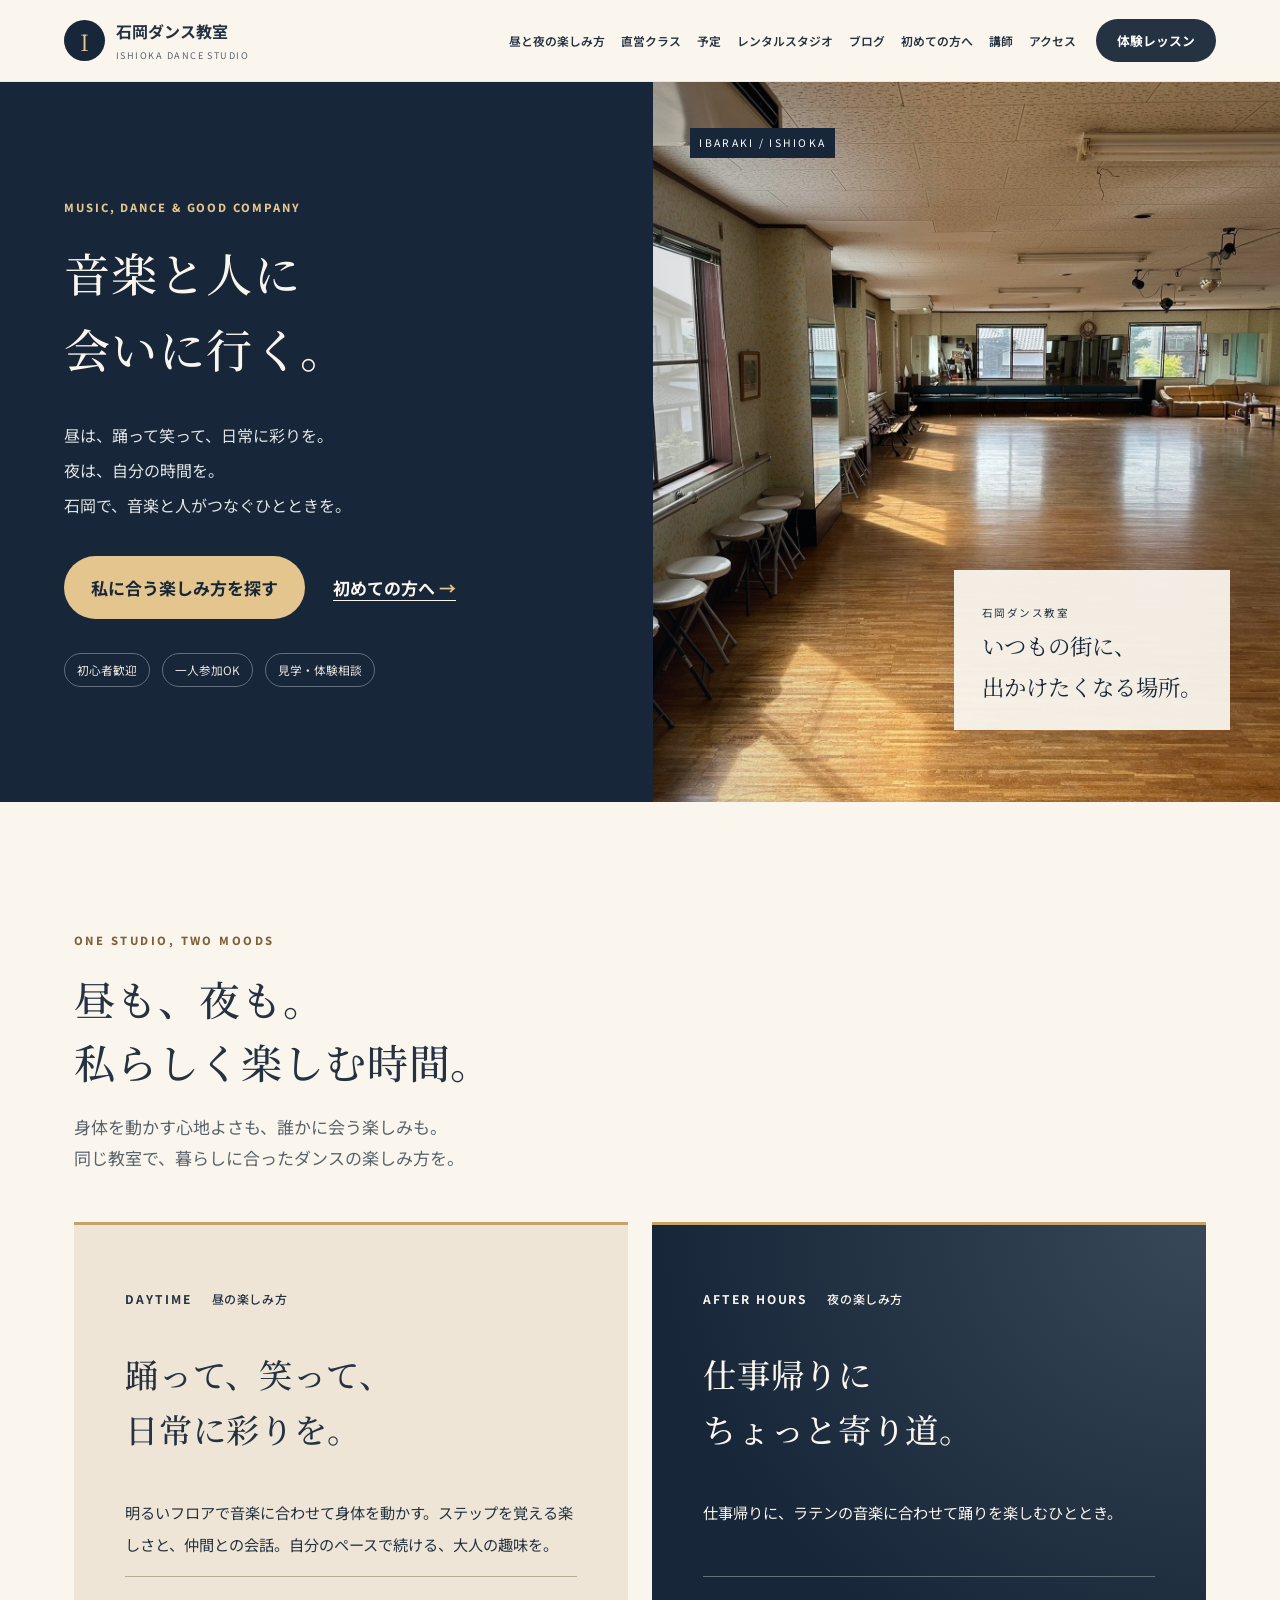
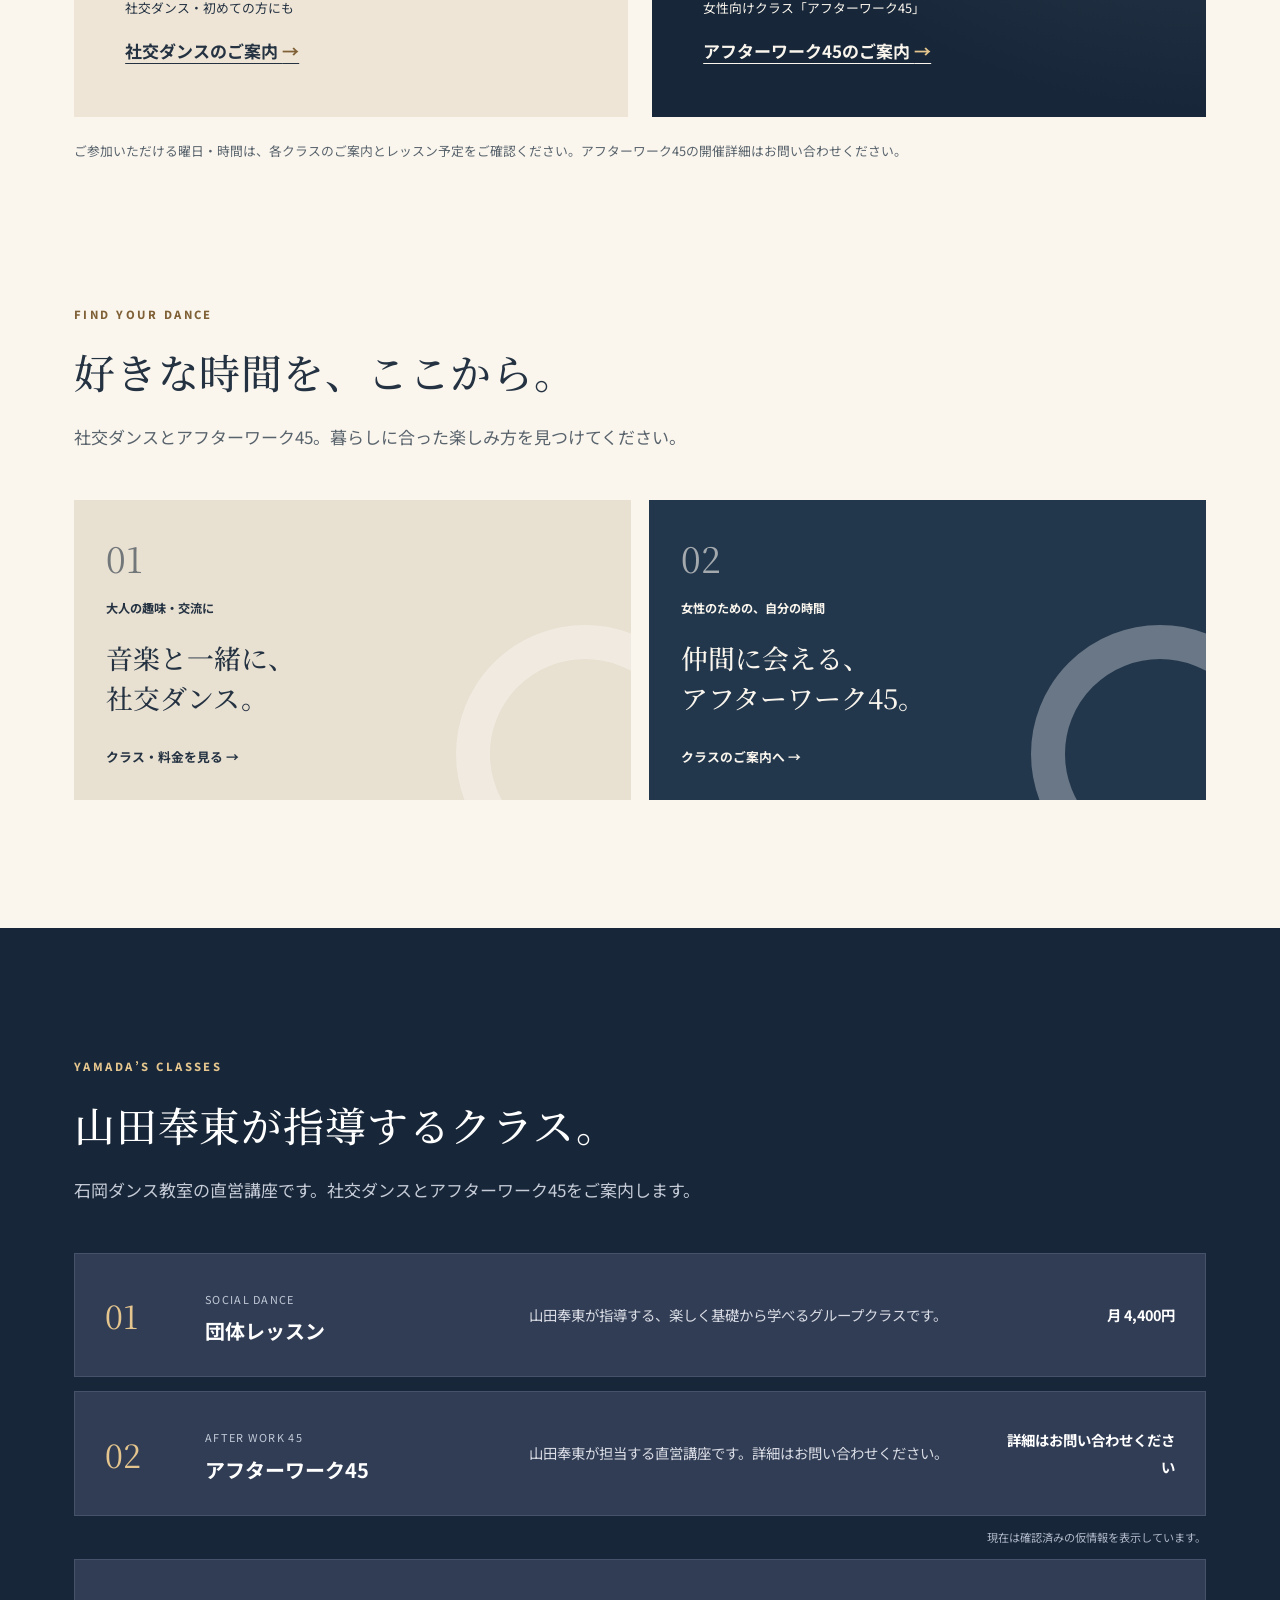
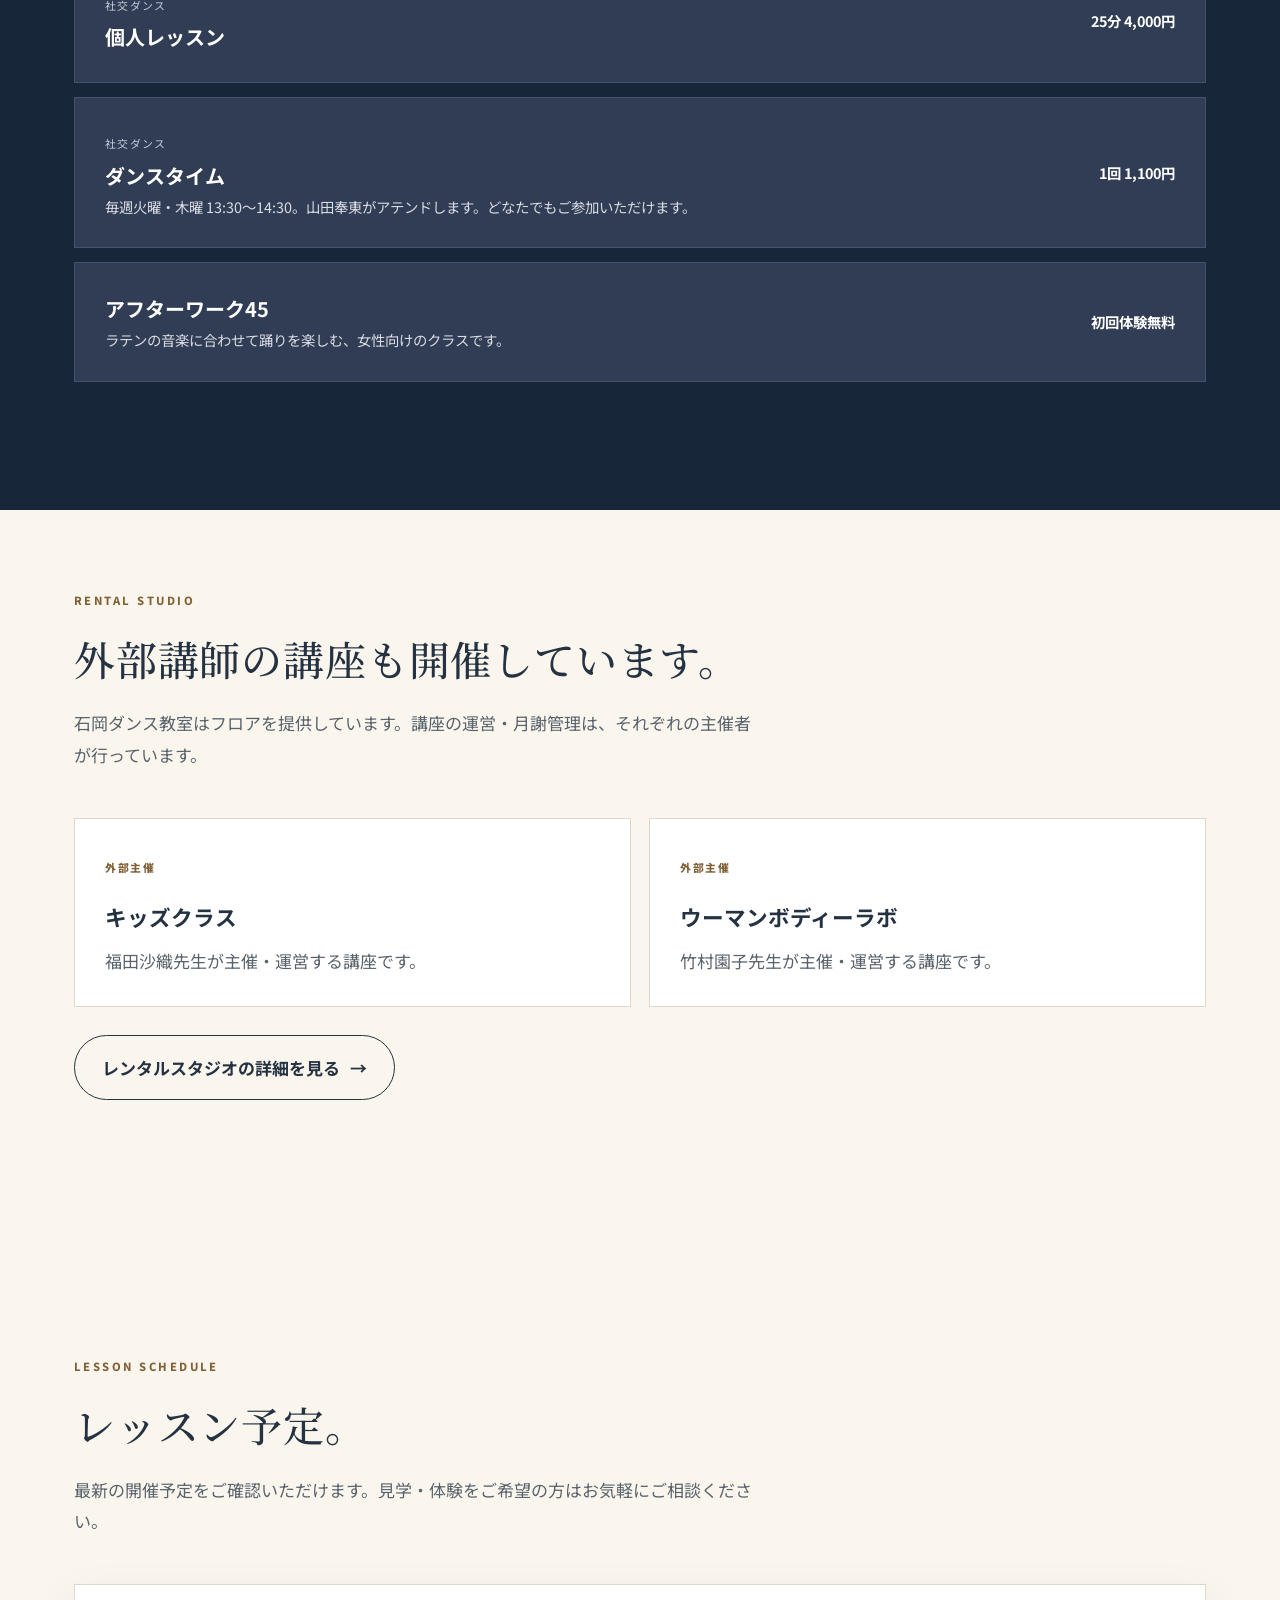
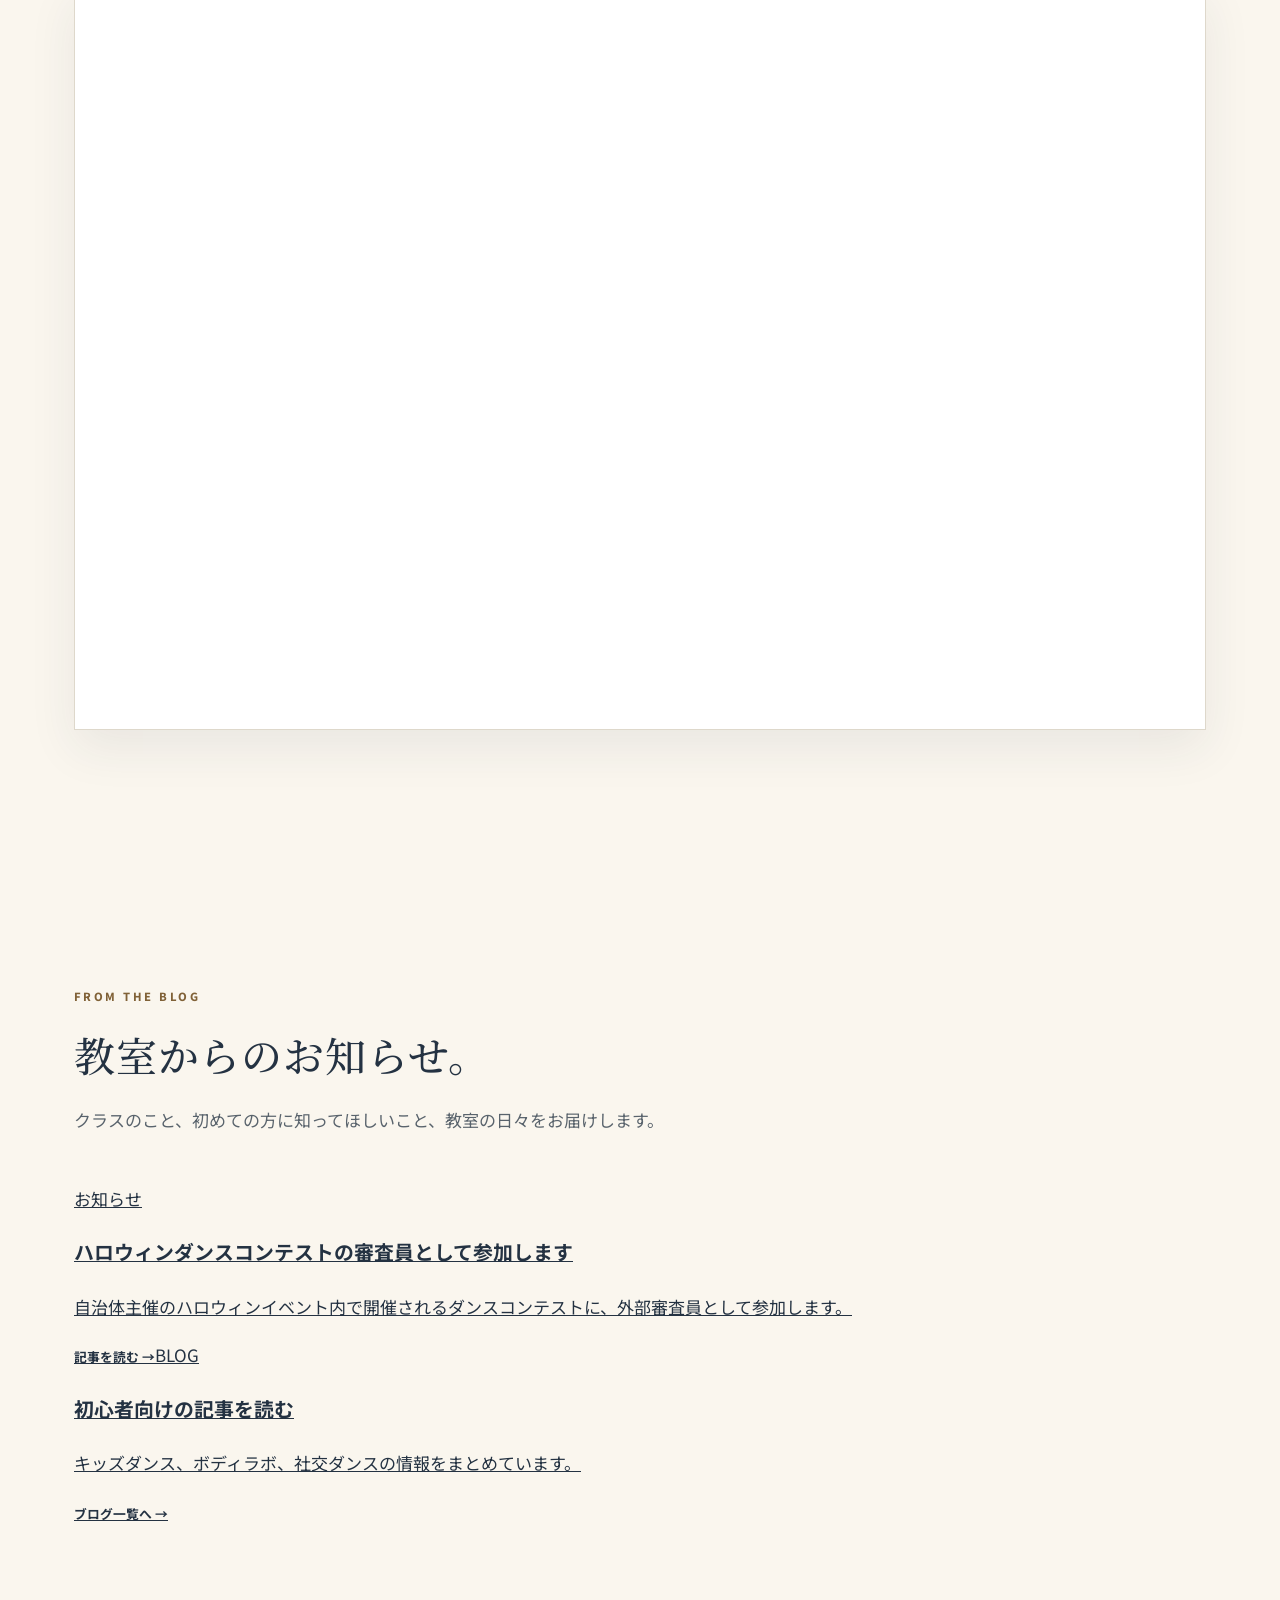
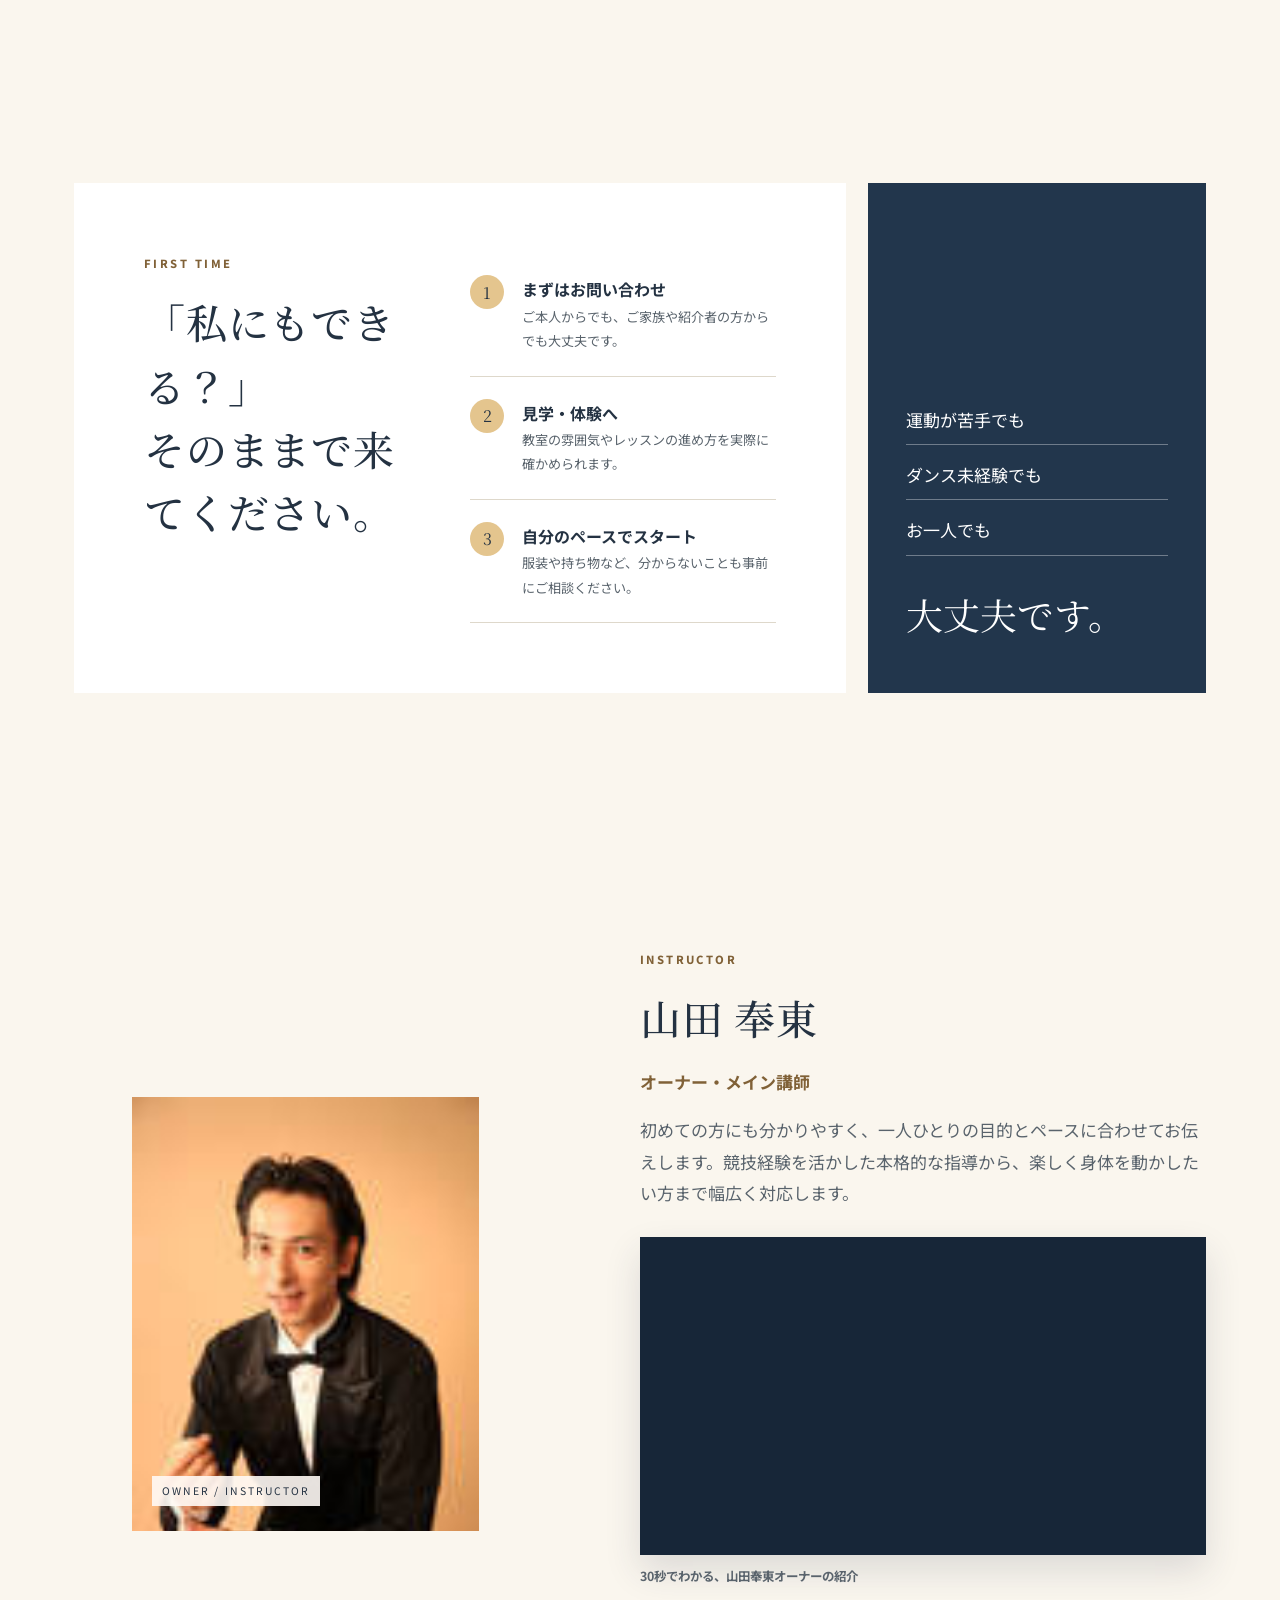
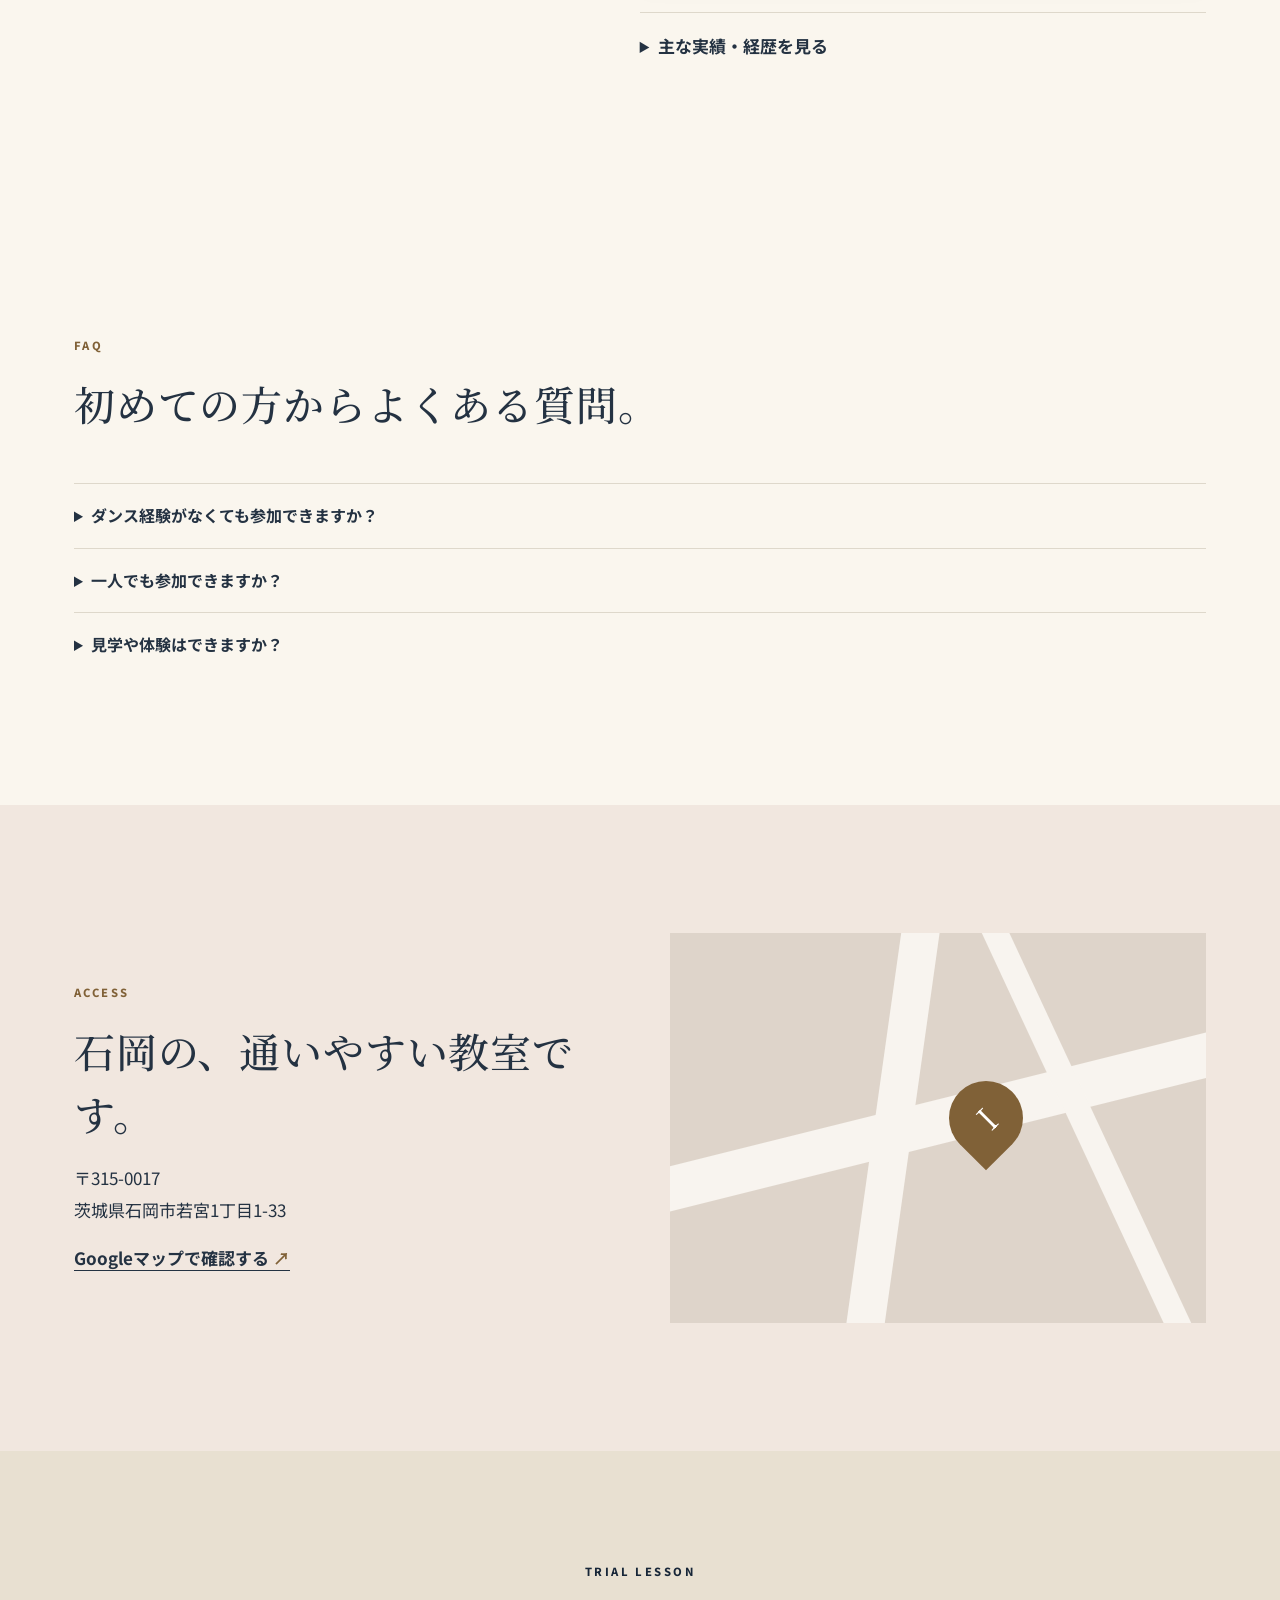
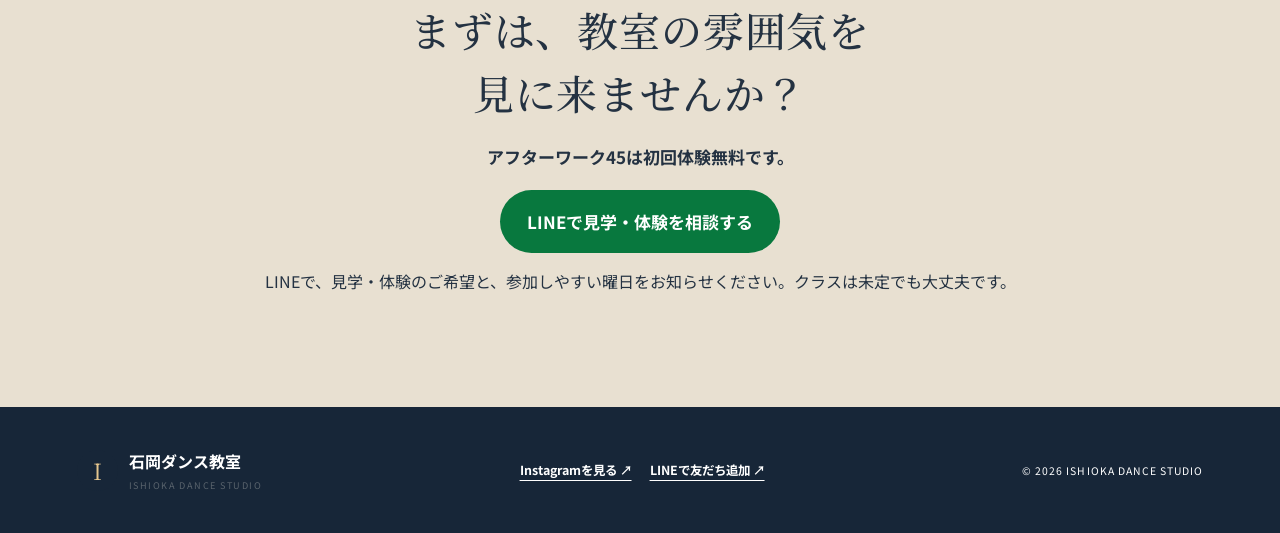
<file: index.html>
<!doctype html>
<html lang="ja">
<head>
  <meta charset="utf-8"><meta name="viewport" content="width=device-width,initial-scale=1">
  <meta name="description" content="茨城県石岡市の石岡ダンス教室。山田奉東が指導する社交ダンスとアフターワーク45、外部講師が主催する講座、レンタルスタジオのご案内。">
  <meta name="theme-color" content="#172638">  <meta name="google-site-verification" content="V9GebZEu-rOgr5qErQZzNS7khLlCLJ2l1-l5jgODoXY" />
  <!-- Google tag (gtag.js) -->
  <script async src="https://www.googletagmanager.com/gtag/js?id=G-R2BDH47NB6"></script>
  <script>
    window.dataLayer = window.dataLayer || [];
    function gtag(){dataLayer.push(arguments);}
    gtag("js", new Date());
    gtag("config", "G-R2BDH47NB6");
  </script>
  <title>石岡ダンス教室｜音楽と人に会いに行く。</title>
  <link rel="preconnect" href="https://fonts.googleapis.com"><link rel="preconnect" href="https://fonts.gstatic.com" crossorigin>
  <link href="https://fonts.googleapis.com/css2?family=DM+Serif+Display&family=Noto+Serif+JP:wght@400;500;600&family=Noto+Sans+JP:wght@400;500;600;700;800&display=swap" rel="stylesheet">
  <link rel="stylesheet" href="styles.css"><style>.footer-social{display:flex;flex-wrap:wrap;align-items:center;gap:8px 18px}.footer-instagram{font-size:.78rem;font-weight:700;color:#fff;text-underline-offset:5px}footer{gap:28px}</style>
<style>
/* Homepage: daytime warmth and evening elegance */
.day-night-home{--ink:#243242;--muted:#59636c;--paper:#faf6ee;--coral:#806137;--yellow:#e4c58e;--navy:#172638;--line:#ded8cb;--serif:"Noto Serif JP",serif}
.day-night-home .site-header{gap:20px;background:rgba(250,246,238,.96)}
.day-night-home nav{gap:16px}.day-night-home nav a{font-size:.74rem}
.day-night-home .brand-mark{border-radius:50%;background:#172638;color:#e4c58e;transform:none}
.day-night-home .hero{background:#172638;color:#faf6ee;min-height:720px}
.day-night-home .hero-copy{padding:85px clamp(24px,5vw,80px)}
.day-night-home .hero h1{font-family:var(--serif);font-weight:500;font-size:clamp(2.3rem,3.6vw,4rem);line-height:1.65;letter-spacing:.03em}
.day-night-home .hero h1 em{font-style:normal;color:#e4c58e;font-weight:400}
.day-night-home .hero .eyebrow{color:#e4c58e;letter-spacing:.17em}
.day-night-home .hero-lead{color:#e1e4e6;font-size:1rem;line-height:2.2}
.day-night-home .hero .primary{background:#e4c58e;color:#172638;box-shadow:none}
.day-night-home .hero .text-link span{color:#e4c58e}
.day-night-home .hero .trust-list li{border-color:#617080;color:#ece9e1}
.day-night-home .hero-photo-shade{background:linear-gradient(90deg,rgba(23,38,56,.15),transparent 45%,rgba(23,38,56,.1))}
.day-night-home .hero-card{background:rgba(250,246,238,.94)}
.day-night-home .hero-card strong{font-family:var(--serif);font-size:1.4rem;line-height:1.8}
.day-night-home .location-tag{color:#fff;background:#172638;padding:5px 9px}
.day-night-home h2{font-family:var(--serif);font-weight:500;line-height:1.55;letter-spacing:.02em;font-size:clamp(1.9rem,3.2vw,3.2rem)}
.day-night-home .audience-grid{grid-template-columns:repeat(2,minmax(0,1fr))}
.day-night-home .audience-card{min-height:300px}
.day-night-home .audience-card.social{background:#e8e0d1}.day-night-home .audience-card.evening{background:#22364c;color:#faf6ee}
.day-night-home .audience-card h3{font-family:var(--serif);font-weight:500}
.day-night-home .audience{padding-top:0}
.day-night-home .reassurance{background:#22364c}
.day-night-home .contact{background:#e8e0d1}.day-night-home footer{background:#172638}
.day-night-home .hero a:focus-visible{outline-color:#e4c58e}
.day-night-home section[id]{scroll-margin-top:100px}
.mood-grid{display:grid;grid-template-columns:repeat(2,minmax(0,1fr));gap:24px}
.mood-card{padding:clamp(28px,4vw,52px);display:flex;flex-direction:column;border-top:3px solid #c4a268}
.mood-day{background:#eee5d6;color:#243242}.mood-night{background:radial-gradient(ellipse at top right,#394858,#172638 70%);color:#faf6ee}
.mood-label{font-size:.75rem;letter-spacing:.16em;font-weight:700;display:flex;gap:20px;flex-wrap:wrap}
.mood-label span{letter-spacing:.05em;font-weight:500}
.mood-card h3{font-family:var(--serif);font-weight:500;font-size:clamp(1.7rem,2.6vw,2.7rem);line-height:1.65;letter-spacing:.02em;margin:25px 0}
.mood-card>p:not(.mood-label){font-size:.95rem;line-height:2.1}
.mood-card .mood-caption{font-size:.8rem!important;padding-top:18px;border-top:1px solid #b7ab95;margin-top:auto}
.mood-night .mood-caption{border-color:#65707b}.mood-night .text-link span{color:#e4c58e}
.mood-note{font-size:.8rem;color:#59636c;margin-top:22px}
.day-night-home .hero-trial-link{display:none}
.day-night-home .contact-line-button{background:#08783e;color:#fff;text-align:center}
.day-night-home .contact-line-button:hover{background:#066232}
.day-night-home .class-offer{grid-template-columns:minmax(0,1fr) auto}
.day-night-home #after-work-45{scroll-margin-top:100px}
@media(max-width:600px){
  .day-night-home .class-offer{grid-template-columns:1fr;gap:8px}
  .day-night-home .class-offer .price{text-align:left}
}
.day-night-home .contact-actions p{margin:4px 0 0;font-size:1rem}
@media(max-width:1100px){
  .day-night-home .hero-trial-link{display:inline-flex;align-self:flex-start;margin-bottom:16px}
}
@media(max-width:520px){
  .day-night-home .contact-line-button{width:100%}
}
@media(max-width:1100px){.day-night-home .site-header nav,.day-night-home .header-cta{display:none}.day-night-home .menu-button{display:block}.day-night-home .site-header.open nav{display:flex;position:absolute;top:100%;left:0;right:0;flex-direction:column;padding:24px;background:var(--paper);border-bottom:1px solid var(--line)}}
@media(max-width:850px){.day-night-home .hero{min-height:0}.day-night-home .hero-copy{padding:64px 24px}.day-night-home .hero h1{font-size:clamp(2rem,6vw,3.2rem)}.day-night-home .hero-visual{min-height:380px}.mood-grid{grid-template-columns:1fr}.day-night-home .audience-grid{grid-template-columns:1fr}}
@media(max-width:520px){.day-night-home .hero h1{font-size:1.9rem}.day-night-home .hero-lead br{display:block}.day-night-home .hero-lead{font-size:.9rem}.day-night-home .hero-actions{gap:22px}.day-night-home .hero .button{padding:14px 20px;font-size:.9rem}.day-night-home .hero-card{right:6%;bottom:8%;padding:20px}.mood-card{padding:28px}.day-night-home .hero-visual{min-height:320px}}
</style></head>
<body class="day-night-home">
  <a class="skip-link" href="#main">本文へ移動</a>
  <header class="site-header">
    <a class="brand" href="#top" aria-label="石岡ダンス教室 ホーム"><span class="brand-mark">I</span><span><strong>石岡ダンス教室</strong><small>ISHIOKA DANCE STUDIO</small></span></a>
    <nav aria-label="メインメニュー"><a href="#day-night">昼と夜の楽しみ方</a><a href="#classes">直営クラス</a><a href="#schedule">予定</a><a href="rental-studio.html">レンタルスタジオ</a><a href="blog/">ブログ</a><a href="#first">初めての方へ</a><a href="#teacher">講師</a><a href="#access">アクセス</a></nav>
    <a class="header-cta" href="#contact">体験レッスン</a><button class="menu-button" type="button" aria-label="メニューを開く" aria-expanded="false">☰</button>
  </header>
  <main id="main">
    <section class="hero" id="top">
      <div class="hero-copy reveal"><p class="eyebrow">MUSIC, DANCE &amp; GOOD COMPANY</p><h1>音楽と人に<br>会いに行く。</h1><p class="hero-lead">昼は、踊って笑って、日常に彩りを。<br>夜は、自分の時間を。<br>石岡で、音楽と人がつなぐひとときを。</p><a class="button primary hero-trial-link" href="#contact">体験レッスン</a><div class="hero-actions"><a class="button primary" href="#day-night">私に合う楽しみ方を探す</a><a class="text-link" href="#first">初めての方へ <span>→</span></a></div><ul class="trust-list"><li>初心者歓迎</li><li>一人参加OK</li><li>見学・体験相談</li></ul></div>
      <div class="hero-visual hero-photo reveal"><img src="assets/floor-wide.jpeg" alt="石岡ダンス教室の明るいダンスフロア" loading="eager"><div class="hero-photo-shade"></div><div class="hero-card"><span>石岡ダンス教室</span><strong>いつもの街に、<br>出かけたくなる場所。</strong></div><p class="location-tag">IBARAKI / ISHIOKA</p></div>
    </section>
    <section class="day-night section-wrap" id="day-night" aria-labelledby="day-night-title">
      <div class="section-heading reveal"><p class="eyebrow">ONE STUDIO, TWO MOODS</p><h2 id="day-night-title">昼も、夜も。<br>私らしく楽しむ時間。</h2><p>身体を動かす心地よさも、誰かに会う楽しみも。<br>同じ教室で、暮らしに合ったダンスの楽しみ方を。</p></div>
      <div class="mood-grid">
        <article class="mood-card mood-day reveal"><p class="mood-label">DAYTIME <span>昼の楽しみ方</span></p><h3>踊って、笑って、<br>日常に彩りを。</h3><p>明るいフロアで音楽に合わせて身体を動かす。ステップを覚える楽しさと、仲間との会話。自分のペースで続ける、大人の趣味を。</p><p class="mood-caption">社交ダンス・初めての方にも</p><a class="text-link" href="#classes">社交ダンスのご案内 <span>→</span></a></article>
        <article class="mood-card mood-night reveal"><p class="mood-label">AFTER HOURS <span>夜の楽しみ方</span></p><h3>仕事帰りに<br>ちょっと寄り道。</h3><p>仕事帰りに、ラテンの音楽に合わせて踊りを楽しむひととき。</p><p class="mood-caption">女性向けクラス「アフターワーク45」</p><a class="text-link" href="#after-work-45">アフターワーク45のご案内 <span>→</span></a></article>
      </div><p class="mood-note">ご参加いただける曜日・時間は、各クラスのご案内とレッスン予定をご確認ください。アフターワーク45の開催詳細はお問い合わせください。</p>
    </section>
    <section class="audience section-wrap" aria-labelledby="choice-title"><div class="section-heading reveal"><p class="eyebrow">FIND YOUR DANCE</p><h2 id="choice-title">好きな時間を、ここから。</h2><p>社交ダンスとアフターワーク45。暮らしに合った楽しみ方を見つけてください。</p></div><div class="audience-grid"><a class="audience-card social reveal" href="#classes"><span class="card-number">01</span><p>大人の趣味・交流に</p><h3>音楽と一緒に、<br>社交ダンス。</h3><span class="card-link">クラス・料金を見る →</span></a><a class="audience-card evening reveal" href="#after-work-45"><span class="card-number">02</span><p>女性のための、自分の時間</p><h3>仲間に会える、<br>アフターワーク45。</h3><span class="card-link">クラスのご案内へ →</span></a></div></section>
    <section class="classes" id="classes"><div class="section-wrap"><div class="section-heading light reveal"><p class="eyebrow">YAMADA’S CLASSES</p><h2>山田奉東が指導するクラス。</h2><p>石岡ダンス教室の直営講座です。社交ダンスとアフターワーク45をご案内します。</p></div><div class="class-list" id="classes-list" aria-live="polite"></div><p class="data-status" id="data-status"></p>
      <div class="class-list">
        <article class="class-card class-offer">
          <div><span class="category">社交ダンス</span><h3>個人レッスン</h3></div>
          <p class="price">25分 4,000円</p>
        </article>
        <article class="class-card class-offer">
          <div><span class="category">社交ダンス</span><h3>ダンスタイム</h3><p>毎週火曜・木曜 13:30〜14:30。山田奉東がアテンドします。どなたでもご参加いただけます。</p></div>
          <p class="price">1回 1,100円</p>
        </article>
        <article class="class-card class-offer" id="after-work-45">
          <div><h3>アフターワーク45</h3><p>ラテンの音楽に合わせて踊りを楽しむ、女性向けのクラスです。</p></div>
          <p class="price">初回体験無料</p>
        </article>
      </div></div></section>
    <section class="external-programs section-wrap" aria-labelledby="external-title"><div class="section-heading reveal"><p class="eyebrow">RENTAL STUDIO</p><h2 id="external-title">外部講師の講座も開催しています。</h2><p>石岡ダンス教室はフロアを提供しています。講座の運営・月謝管理は、それぞれの主催者が行っています。</p></div><div class="external-grid"><article class="external-card reveal"><span class="external-label">外部主催</span><h3>キッズクラス</h3><p>福田沙織先生が主催・運営する講座です。</p></article><article class="external-card reveal"><span class="external-label">外部主催</span><h3>ウーマンボディーラボ</h3><p>竹村園子先生が主催・運営する講座です。</p></article></div><a class="button secondary-button reveal" href="rental-studio.html">レンタルスタジオの詳細を見る <span>→</span></a></section>
    <section class="schedule section-wrap" id="schedule"><div class="section-heading reveal"><p class="eyebrow">LESSON SCHEDULE</p><h2>レッスン予定。</h2><p>最新の開催予定をご確認いただけます。見学・体験をご希望の方はお気軽にご相談ください。</p></div><div class="calendar-frame reveal"><iframe title="石岡ダンス教室のレッスン予定" src="https://calendar.google.com/calendar/embed?src=77ab774a41d6ee8f0085127efd8ce728a2bd8bb5959e93572e5c4011a7b18e6c%40group.calendar.google.com&ctz=Asia%2FTokyo" loading="lazy" frameborder="0" scrolling="no"></iframe></div></section>
    <section class="blog-teaser section-wrap" aria-labelledby="blog-title"><div class="section-heading reveal"><p class="eyebrow">FROM THE BLOG</p><h2 id="blog-title">教室からのお知らせ。</h2><p>クラスのこと、初めての方に知ってほしいこと、教室の日々をお届けします。</p></div><div class="blog-teaser-grid"><a class="blog-teaser-card reveal" href="blog/posts/halloween-dance-contest-judge.html"><span class="blog-date">お知らせ</span><h3>ハロウィンダンスコンテストの審査員として参加します</h3><p>自治体主催のハロウィンイベント内で開催されるダンスコンテストに、外部審査員として参加します。</p><span class="card-link">記事を読む →</span></a><a class="blog-teaser-card reveal" href="blog/"><span class="blog-date">BLOG</span><h3>初心者向けの記事を読む</h3><p>キッズダンス、ボディラボ、社交ダンスの情報をまとめています。</p><span class="card-link">ブログ一覧へ →</span></a></div></section>
    <section class="first section-wrap" id="first"><div class="first-panel reveal"><div><p class="eyebrow">FIRST TIME</p><h2>「私にもできる？」<br>そのままで来てください。</h2></div><div class="steps"><article><span>1</span><div><h3>まずはお問い合わせ</h3><p>ご本人からでも、ご家族や紹介者の方からでも大丈夫です。</p></div></article><article><span>2</span><div><h3>見学・体験へ</h3><p>教室の雰囲気やレッスンの進め方を実際に確かめられます。</p></div></article><article><span>3</span><div><h3>自分のペースでスタート</h3><p>服装や持ち物など、分からないことも事前にご相談ください。</p></div></article></div></div><div class="reassurance reveal"><p>運動が苦手でも</p><p>ダンス未経験でも</p><p>お一人でも</p><strong>大丈夫です。</strong></div></section>
    <section class="teacher section-wrap" id="teacher"><div class="teacher-portrait reveal" style="width:75%;justify-self:center"><img src="[data-uri]" alt="山田奉東先生のプロフィール写真" width="100" height="150" loading="lazy" style="display:block;width:100%;height:100%;object-fit:contain;background:#edc08e"><p style="background:rgba(255,250,246,.9);padding:5px 10px">OWNER / INSTRUCTOR</p></div><div class="teacher-copy reveal"><p class="eyebrow">INSTRUCTOR</p><h2>山田 奉東</h2><p class="teacher-role">オーナー・メイン講師</p><p>初めての方にも分かりやすく、一人ひとりの目的とペースに合わせてお伝えします。競技経験を活かした本格的な指導から、楽しく身体を動かしたい方まで幅広く対応します。</p><div class="teacher-video"><div class="teacher-video-frame"><iframe src="https://drive.google.com/file/d/1KfBXxvvQyqPPFA4GGJ34dykCx3MEwONL/preview" title="山田奉東オーナー紹介動画" allow="autoplay" loading="lazy"></iframe></div><p class="teacher-video-caption">30秒でわかる、山田奉東オーナーの紹介</p></div><details><summary>主な実績・経歴を見る</summary><ul><li>豪華客船世界一周社交ダンス講師</li><li>第一回BDFJ中部選手権優勝</li><li>日中親善国際競技大会　優勝</li><li>Amsterdam open finalist</li><li>Italian open quarter final</li></ul></details></div></section>
    <section class="faq section-wrap"><div class="section-heading reveal"><p class="eyebrow">FAQ</p><h2>初めての方からよくある質問。</h2></div><div class="faq-list reveal"><details><summary>ダンス経験がなくても参加できますか？</summary><p>はい。初心者の方を歓迎しています。基礎からご自身のペースで始められます。</p></details><details><summary>一人でも参加できますか？</summary><p>はい。お一人で参加される方もいらっしゃいます。社交ダンスについても、まずはお気軽にご相談ください。</p></details><details><summary>見学や体験はできますか？</summary><p>クラスや日程によりご案内します。お問い合わせ時に希望クラスをお知らせください。</p></details></div></section>
    <section class="access" id="access"><div class="section-wrap access-grid"><div class="reveal"><p class="eyebrow">ACCESS</p><h2>石岡の、通いやすい教室です。</h2><p>〒315-0017<br>茨城県石岡市若宮1丁目1-33</p><a class="text-link" href="https://www.google.com/maps/search/?api=1&query=%E8%8C%A8%E5%9F%8E%E7%9C%8C%E7%9F%B3%E5%B2%A1%E5%B8%82%E8%8B%A5%E5%AE%AE1%E4%B8%81%E7%9B%AE1-33" target="_blank" rel="noopener">Googleマップで確認する <span>↗</span></a></div><div class="map-art reveal" aria-hidden="true"><span class="pin">I</span><div class="road a"></div><div class="road b"></div><div class="road c"></div></div></div></section>
    <section class="contact" id="contact">
      <div class="contact-inner">
        <p class="eyebrow">TRIAL LESSON</p>
        <h2>まずは、教室の雰囲気を<br>見に来ませんか？</h2>
        <p><strong>アフターワーク45は初回体験無料です。</strong></p>
        <div class="contact-actions">
          <a class="button contact-line-button" href="https://line.me/R/ti/p/@439bidcb" onclick="gtag('event', 'line_friend_click', {link_location: 'contact'})" target="_blank" rel="noopener">LINEで見学・体験を相談する</a>
          <p>LINEで、見学・体験のご希望と、参加しやすい曜日をお知らせください。クラスは未定でも大丈夫です。</p>
        </div>
      </div>
    </section>
  </main>
  <footer><div class="brand"><span class="brand-mark">I</span><span><strong>石岡ダンス教室</strong><small>ISHIOKA DANCE STUDIO</small></span></div><div class="footer-social"><a class="footer-instagram" href="https://www.instagram.com/isod1133/" target="_blank" rel="noopener">Instagramを見る ↗</a><a class="footer-instagram" href="https://line.me/R/ti/p/@439bidcb" onclick="gtag('event', 'line_friend_click', {link_location: 'footer'})" target="_blank" rel="noopener">LINEで友だち追加 ↗</a></div><p>© <span id="year"></span> ISHIOKA DANCE STUDIO</p></footer>
  <script src="script.js"></script>
<noscript><style>.reveal{opacity:1;transform:none}</style></noscript></body>
</html>
</file>
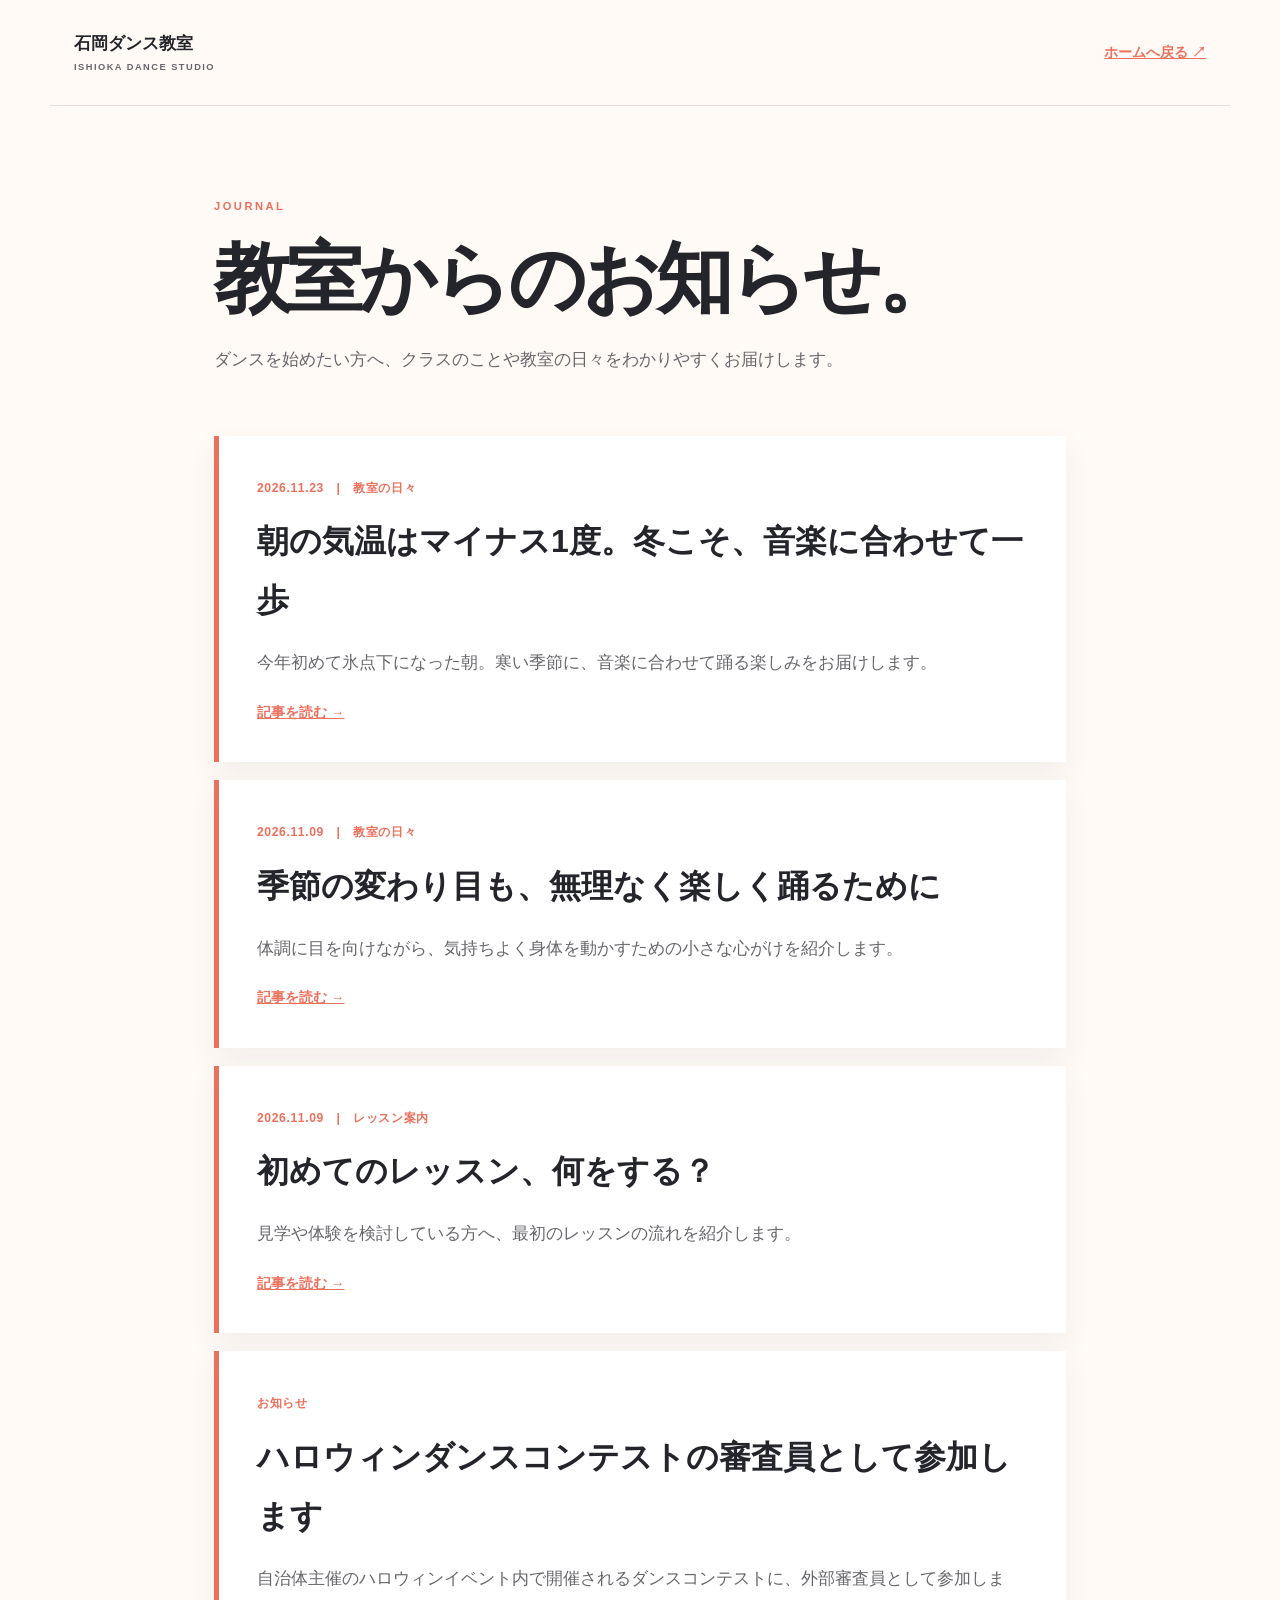
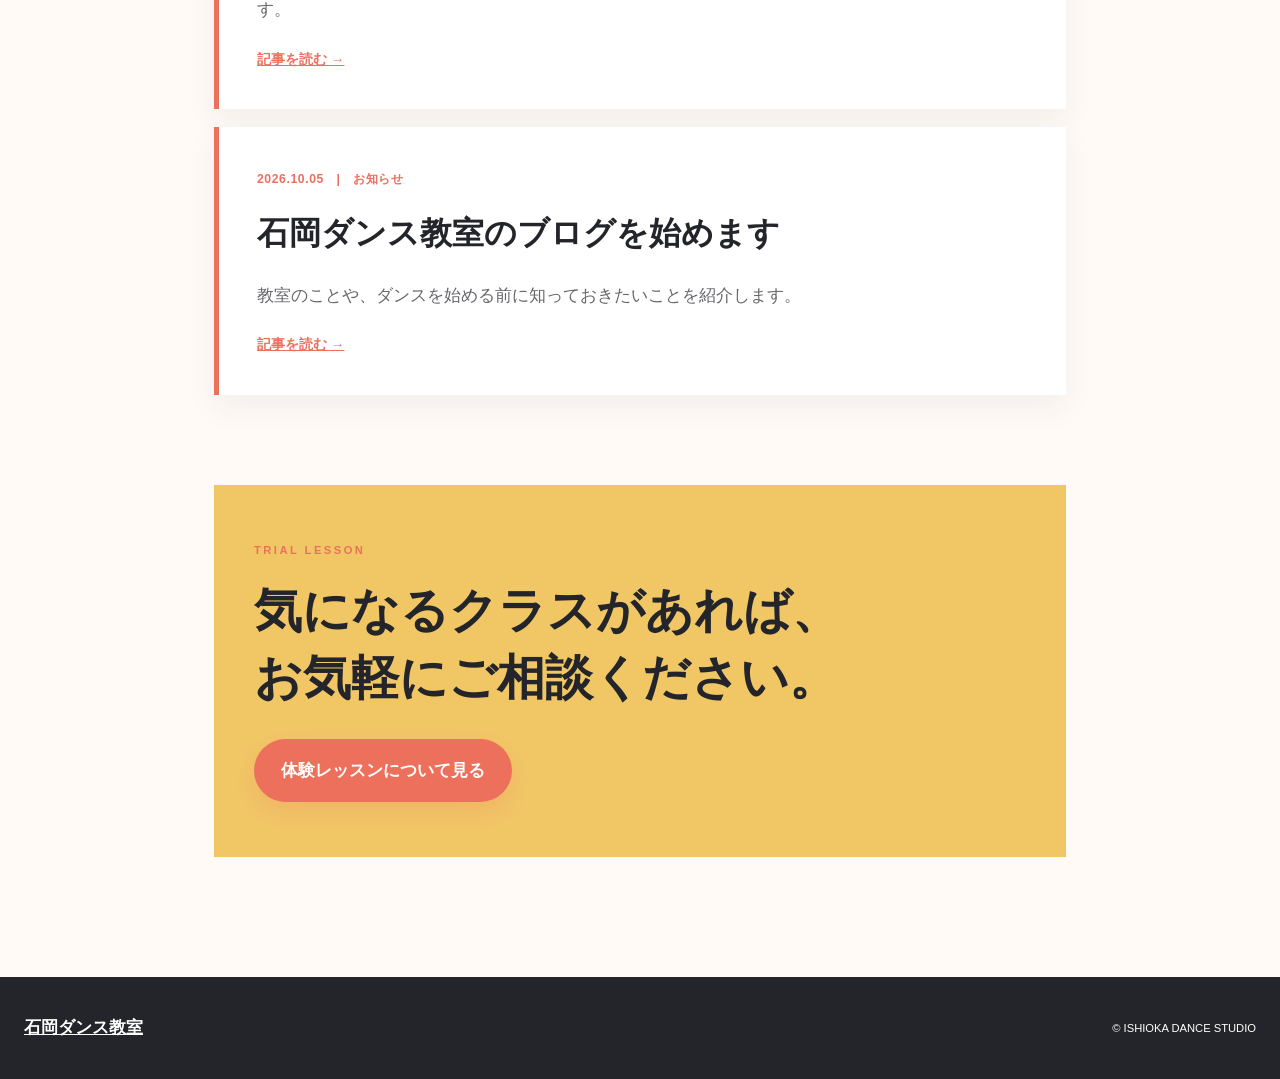
<file: blog/index.html>
<!doctype html>
<html lang="ja">
<head>
  <meta charset="utf-8"><meta name="viewport" content="width=device-width,initial-scale=1">
  <meta name="description" content="石岡ダンス教室のブログ。キッズダンス、ボディラボ、社交ダンス、初心者向けの情報や教室からのお知らせをお届けします。">
  <link rel="canonical" href="https://ishioka-dance-website.onrender.com/blog/">
  <title>ブログ｜石岡ダンス教室</title>
  <link rel="stylesheet" href="../styles.css"><link rel="stylesheet" href="styles.css">
</head>
<body>
  <header class="blog-header"><a class="blog-brand" href="../">石岡ダンス教室 <span>ISHIOKA DANCE STUDIO</span></a><a class="back-link" href="../">ホームへ戻る ↗</a></header>
  <main class="blog-main">
    <p class="eyebrow">JOURNAL</p><h1>教室からのお知らせ。</h1><p class="intro">ダンスを始めたい方へ、クラスのことや教室の日々をわかりやすくお届けします。</p>
    <div class="post-list"><article class="post-card"><span class="post-date">2026.11.23　|　教室の日々</span><h2><a href="posts/winter-first-step.html">朝の気温はマイナス1度。冬こそ、音楽に合わせて一歩</a></h2><p>今年初めて氷点下になった朝。寒い季節に、音楽に合わせて踊る楽しみをお届けします。</p><a class="read-link" href="posts/winter-first-step.html">記事を読む →</a></article><article class="post-card"><span class="post-date">2026.11.09　|　教室の日々</span><h2><a href="posts/season-change-dance.html">季節の変わり目も、無理なく楽しく踊るために</a></h2><p>体調に目を向けながら、気持ちよく身体を動かすための小さな心がけを紹介します。</p><a class="read-link" href="posts/season-change-dance.html">記事を読む →</a></article><article class="post-card"><span class="post-date">2026.11.09　|　レッスン案内</span><h2><a href="posts/lesson-flow.html">初めてのレッスン、何をする？</a></h2><p>見学や体験を検討している方へ、最初のレッスンの流れを紹介します。</p><a class="read-link" href="posts/lesson-flow.html">記事を読む →</a></article><article class="post-card"><span class="post-date">お知らせ</span><h2><a href="posts/halloween-dance-contest-judge.html">ハロウィンダンスコンテストの審査員として参加します</a></h2><p>自治体主催のハロウィンイベント内で開催されるダンスコンテストに、外部審査員として参加します。</p><a class="read-link" href="posts/halloween-dance-contest-judge.html">記事を読む →</a></article><article class="post-card"><span class="post-date">2026.10.05　|　お知らせ</span><h2><a href="posts/first-lesson.html">石岡ダンス教室のブログを始めます</a></h2><p>教室のことや、ダンスを始める前に知っておきたいことを紹介します。</p><a class="read-link" href="posts/first-lesson.html">記事を読む →</a></article></div>
    <section class="blog-cta"><p class="eyebrow">TRIAL LESSON</p><h2>気になるクラスがあれば、<br>お気軽にご相談ください。</h2><a class="button primary" href="../#contact">体験レッスンについて見る</a></section>
  </main>
  <footer class="blog-footer"><a href="../">石岡ダンス教室</a><span>© ISHIOKA DANCE STUDIO</span></footer>
</body>
</html>
</file>
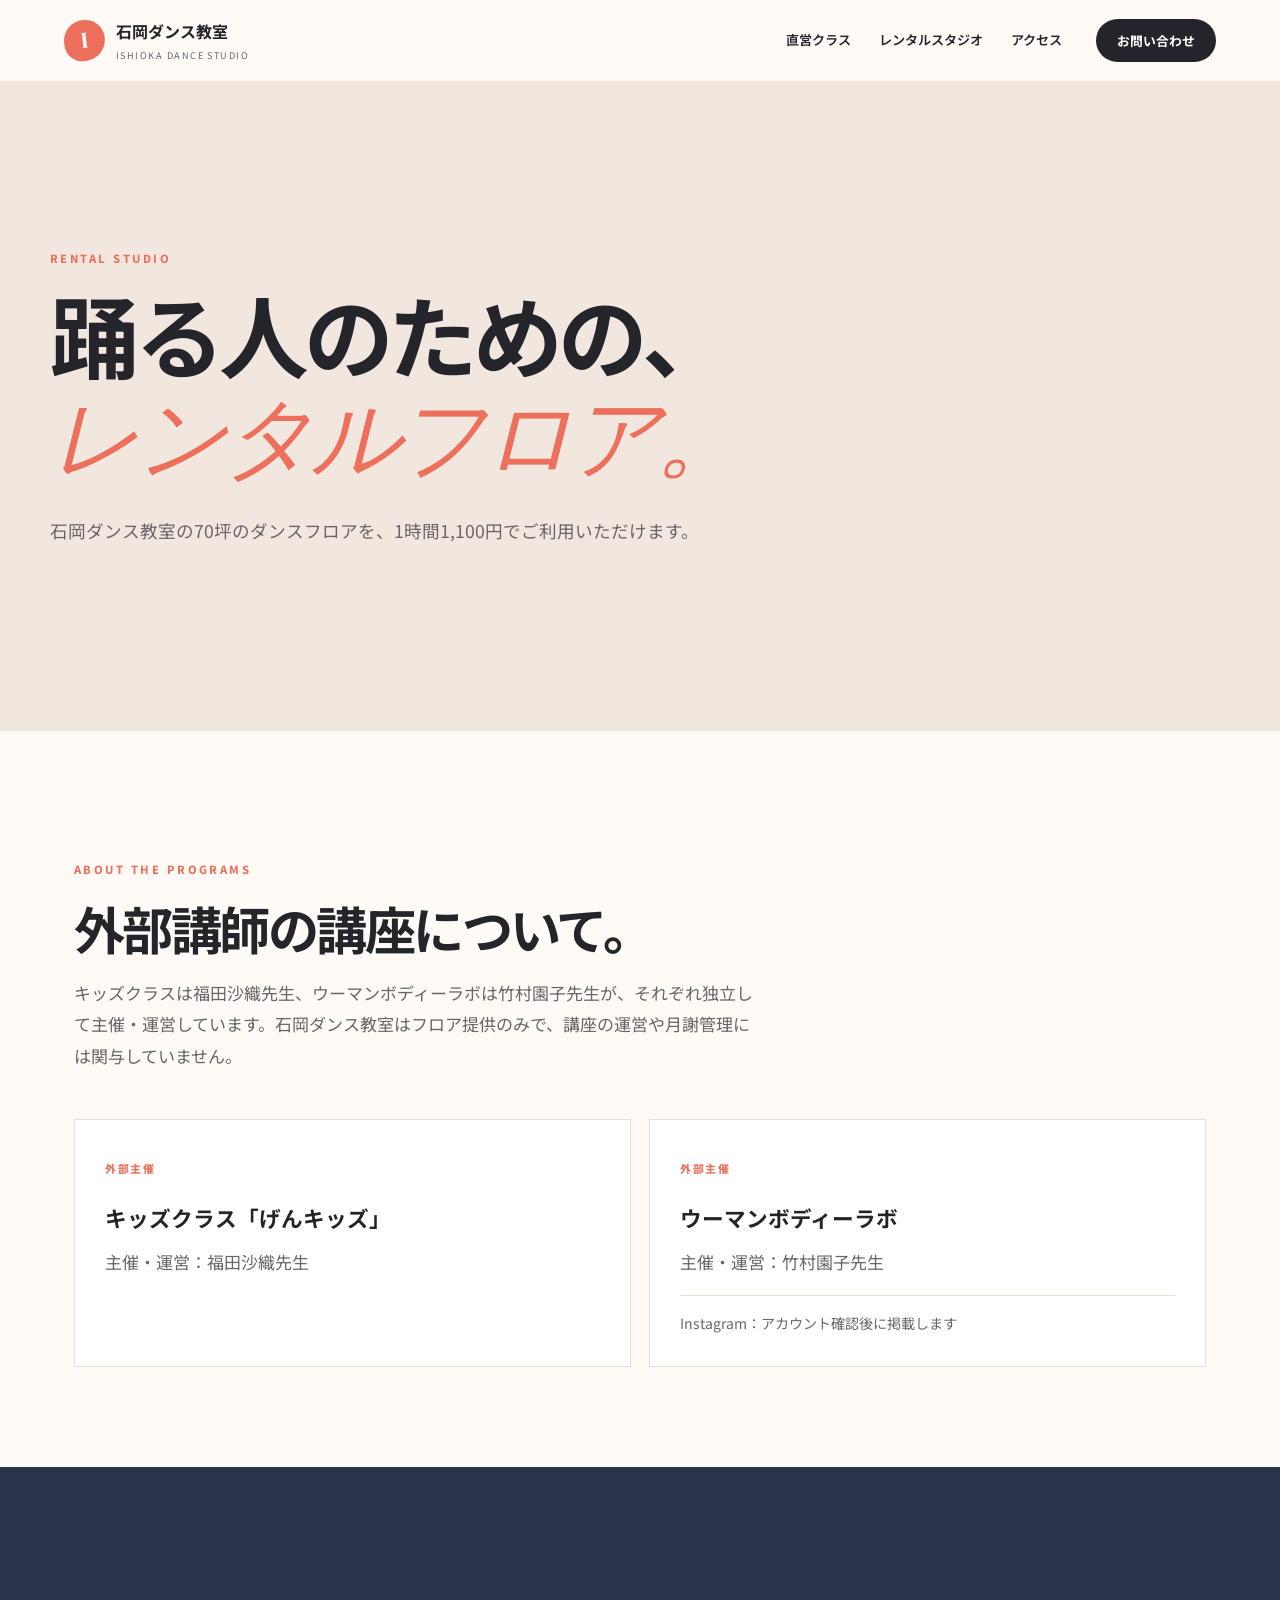
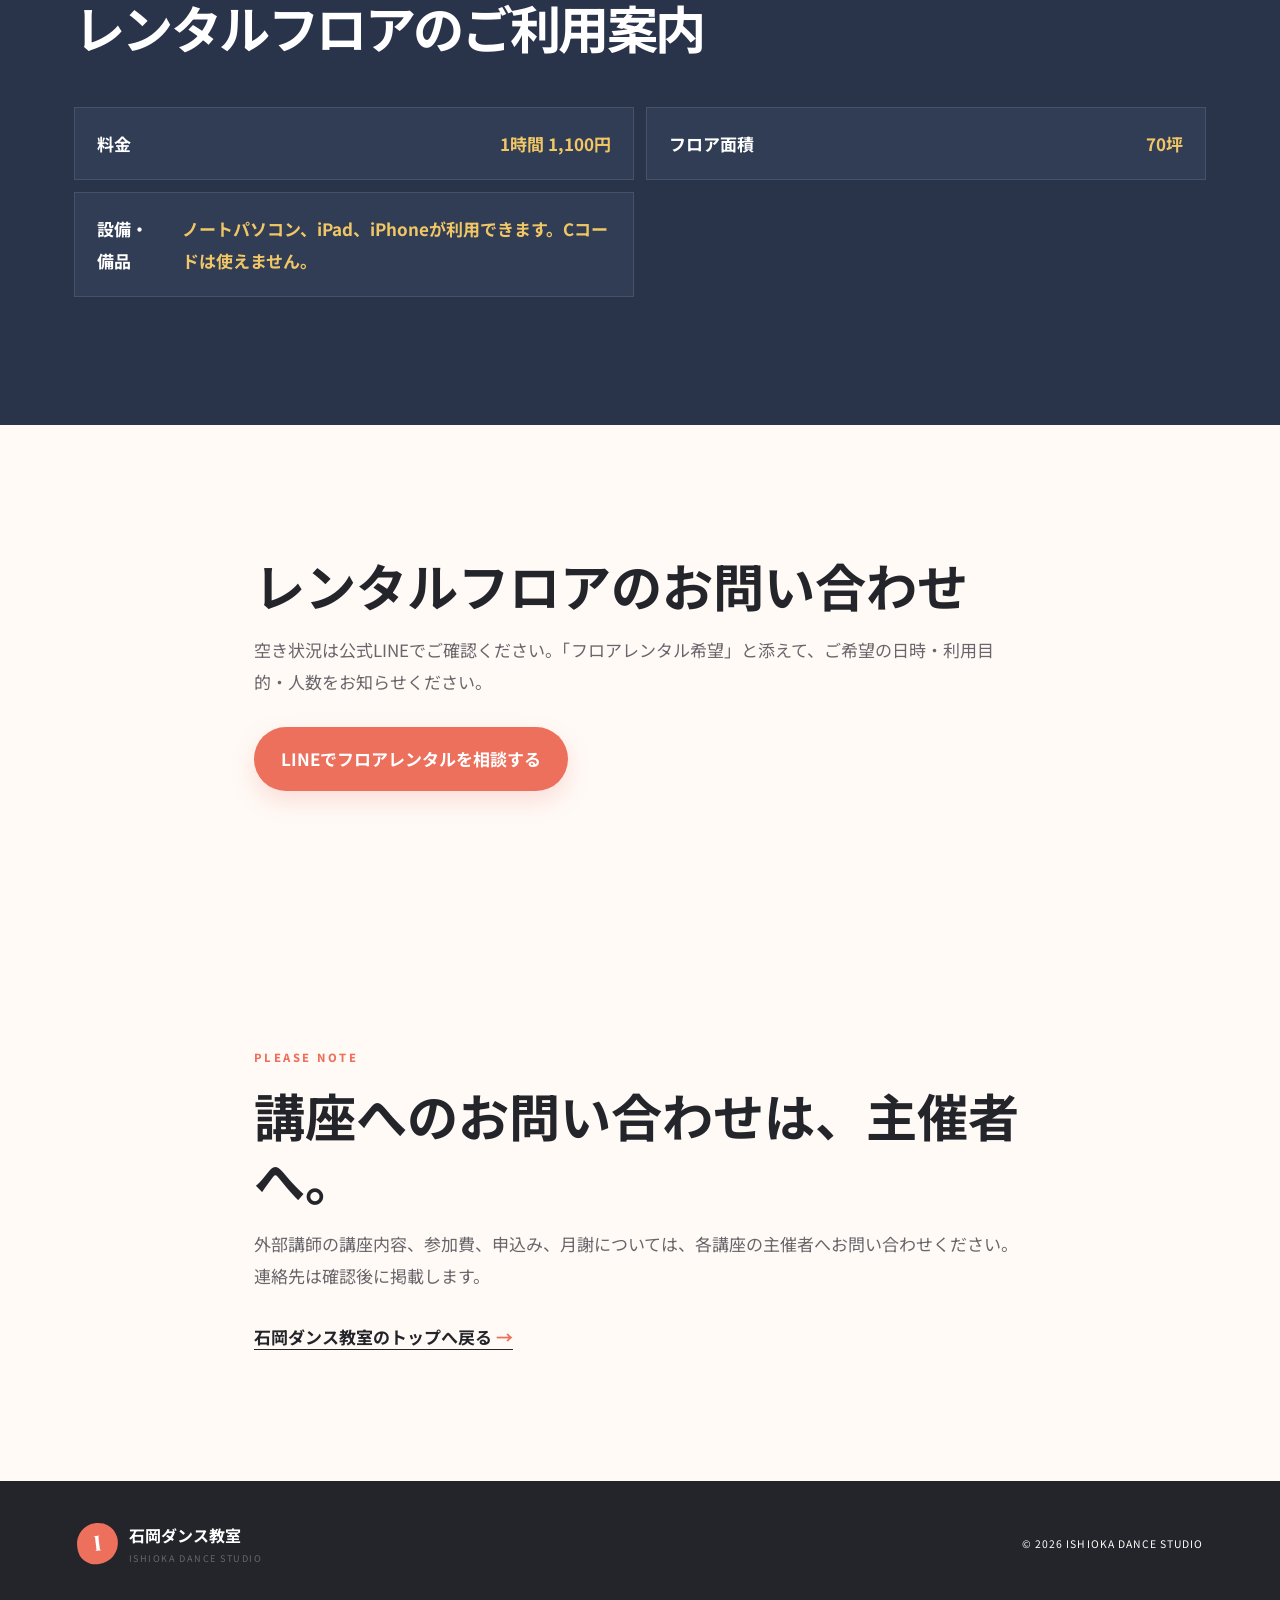
<file: rental-studio.html>
<!doctype html>
<html lang="ja">
<head>
  <meta charset="utf-8"><meta name="viewport" content="width=device-width,initial-scale=1">
  <meta name="description" content="石岡ダンス教室のレンタルスタジオ。キッズクラス、ウーマンボディーラボなど外部講師の講座も開催しています。">
  <meta name="theme-color" content="#fffaf6">
  <title>レンタルスタジオ｜石岡ダンス教室</title>
  <link rel="preconnect" href="https://fonts.googleapis.com"><link rel="preconnect" href="https://fonts.gstatic.com" crossorigin>
  <link href="https://fonts.googleapis.com/css2?family=DM+Serif+Display&family=Noto+Sans+JP:wght@400;500;600;700;800&display=swap" rel="stylesheet">
  <link rel="stylesheet" href="styles.css">
</head>
<body class="rental-page">
  <header class="site-header"><a class="brand" href="index.html" aria-label="石岡ダンス教室 ホーム"><span class="brand-mark">I</span><span><strong>石岡ダンス教室</strong><small>ISHIOKA DANCE STUDIO</small></span></a><nav aria-label="メインメニュー"><a href="index.html#classes">直営クラス</a><a href="rental-studio.html" aria-current="page">レンタルスタジオ</a><a href="index.html#access">アクセス</a></nav><a class="header-cta" href="#rental-contact">お問い合わせ</a></header>
  <main>
    <section class="rental-hero"><p class="eyebrow">RENTAL STUDIO</p><h1>踊る人のための、<br><em>レンタルフロア。</em></h1><p>石岡ダンス教室の70坪のダンスフロアを、1時間1,100円でご利用いただけます。</p></section>
    <section class="section-wrap rental-content"><div class="section-heading"><p class="eyebrow">ABOUT THE PROGRAMS</p><h2>外部講師の講座について。</h2><p>キッズクラスは福田沙織先生、ウーマンボディーラボは竹村園子先生が、それぞれ独立して主催・運営しています。石岡ダンス教室はフロア提供のみで、講座の運営や月謝管理には関与していません。</p></div><div class="external-grid"><article class="external-card" id="kids"><span class="external-label">外部主催</span><h3>キッズクラス「げんキッズ」</h3><p>主催・運営：福田沙織先生</p></article><article class="external-card" id="body-lab"><span class="external-label">外部主催</span><h3>ウーマンボディーラボ</h3><p>主催・運営：竹村園子先生</p><p class="social-placeholder">Instagram：アカウント確認後に掲載します</p></article></div></section>
    <section class="rental-details">
      <div class="section-wrap">
        <div class="section-heading light"><h2>レンタルフロアのご利用案内</h2></div>
        <div class="detail-list">
          <div><strong>料金</strong><span>1時間 1,100円</span></div>
          <div><strong>フロア面積</strong><span>70坪</span></div>
          <div><strong>設備・備品</strong><span>ノートパソコン、iPad、iPhoneが利用できます。Cコードは使えません。</span></div>
        </div>
      </div>
    </section>
    <section class="section-wrap rental-note" id="rental-contact" style="scroll-margin-top:100px">
      <h2>レンタルフロアのお問い合わせ</h2>
      <p>空き状況は公式LINEでご確認ください。「フロアレンタル希望」と添えて、ご希望の日時・利用目的・人数をお知らせください。</p>
      <a class="button primary" href="https://line.me/R/ti/p/@439bidcb" target="_blank" rel="noopener">LINEでフロアレンタルを相談する</a>
    </section>
    <section class="section-wrap rental-note"><p class="eyebrow">PLEASE NOTE</p><h2>講座へのお問い合わせは、主催者へ。</h2><p>外部講師の講座内容、参加費、申込み、月謝については、各講座の主催者へお問い合わせください。連絡先は確認後に掲載します。</p><a class="text-link" href="index.html">石岡ダンス教室のトップへ戻る <span>→</span></a></section>
  </main>
  <footer><div class="brand"><span class="brand-mark">I</span><span><strong>石岡ダンス教室</strong><small>ISHIOKA DANCE STUDIO</small></span></div><p>© <span id="year"></span> ISHIOKA DANCE STUDIO</p></footer><script>document.querySelector('#year').textContent=new Date().getFullYear()</script>
</body>
</html>
</file>
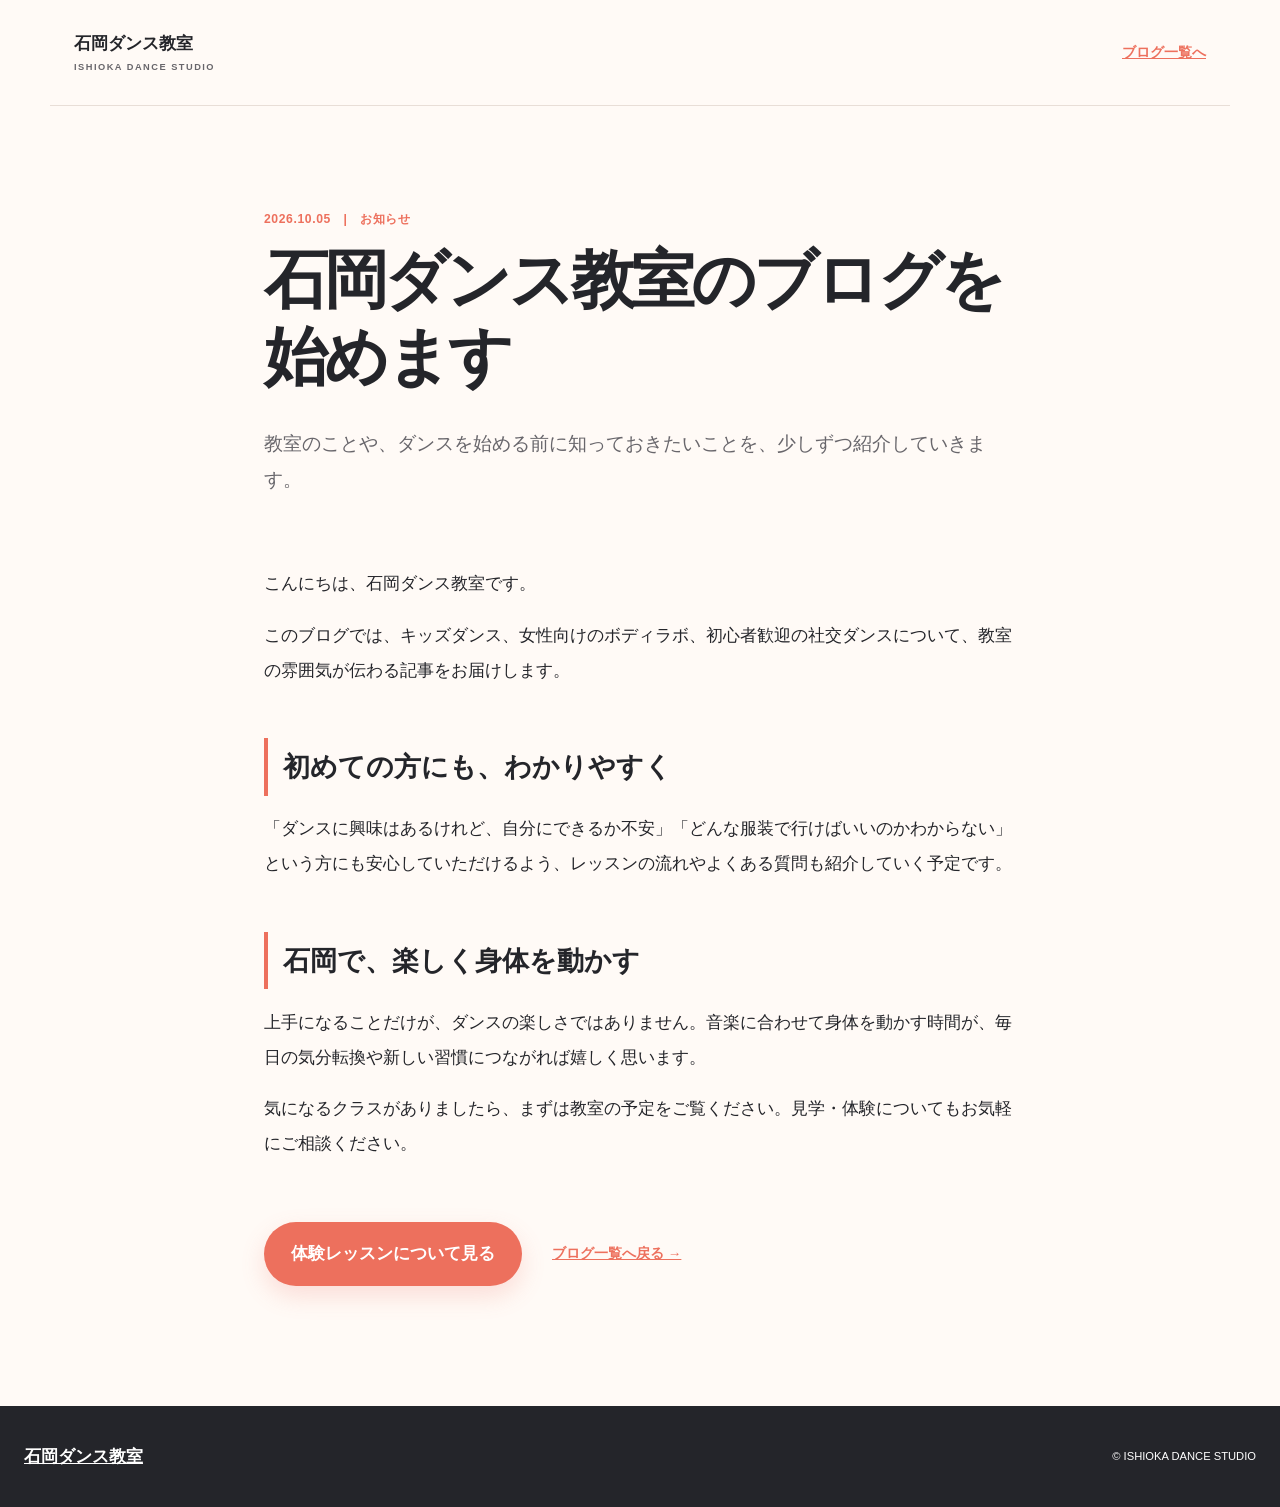
<file: blog/posts/first-lesson.html>
<!doctype html>
<html lang="ja">
<head>
  <meta charset="utf-8"><meta name="viewport" content="width=device-width,initial-scale=1">
  <meta name="description" content="石岡ダンス教室のブログを始めます。キッズダンス、ボディラボ、社交ダンスのことを、これから少しずつ紹介していきます。">
  <link rel="canonical" href="https://ishioka-dance-website.onrender.com/blog/posts/first-lesson.html">
  <title>石岡ダンス教室のブログを始めます｜石岡ダンス教室</title>
  <link rel="stylesheet" href="../../styles.css"><link rel="stylesheet" href="../styles.css">
</head>
<body>
  <header class="blog-header"><a class="blog-brand" href="../../">石岡ダンス教室 <span>ISHIOKA DANCE STUDIO</span></a><a class="back-link" href="../">ブログ一覧へ</a></header>
  <main class="article-main"><p class="post-date">2026.10.05　|　お知らせ</p><h1>石岡ダンス教室のブログを始めます</h1><p class="lead">教室のことや、ダンスを始める前に知っておきたいことを、少しずつ紹介していきます。</p>
    <div class="article-body"><p>こんにちは、石岡ダンス教室です。</p><p>このブログでは、キッズダンス、女性向けのボディラボ、初心者歓迎の社交ダンスについて、教室の雰囲気が伝わる記事をお届けします。</p><h2>初めての方にも、わかりやすく</h2><p>「ダンスに興味はあるけれど、自分にできるか不安」「どんな服装で行けばいいのかわからない」という方にも安心していただけるよう、レッスンの流れやよくある質問も紹介していく予定です。</p><h2>石岡で、楽しく身体を動かす</h2><p>上手になることだけが、ダンスの楽しさではありません。音楽に合わせて身体を動かす時間が、毎日の気分転換や新しい習慣につながれば嬉しく思います。</p><p>気になるクラスがありましたら、まずは教室の予定をご覧ください。見学・体験についてもお気軽にご相談ください。</p></div>
    <div class="article-actions"><a class="button primary" href="../../#contact">体験レッスンについて見る</a><a class="read-link" href="../">ブログ一覧へ戻る →</a></div>
  </main>
  <footer class="blog-footer"><a href="../../">石岡ダンス教室</a><span>© ISHIOKA DANCE STUDIO</span></footer>
</body>
</html>
</file>
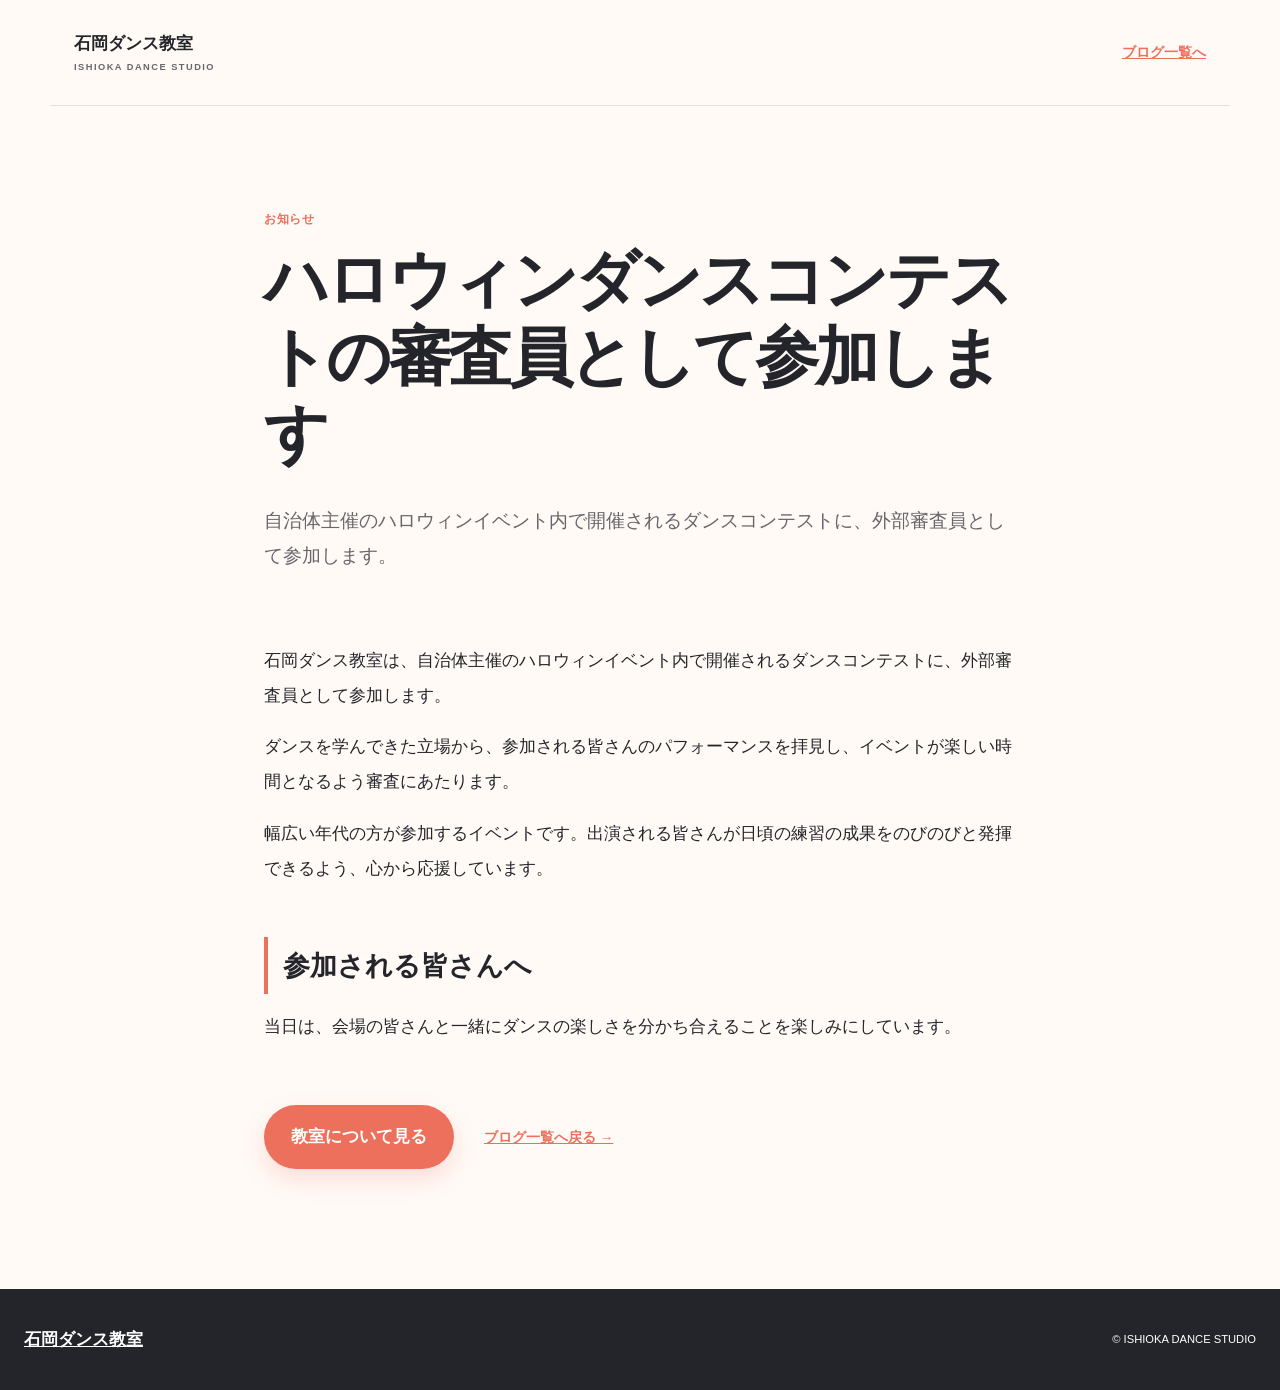
<file: blog/posts/halloween-dance-contest-judge.html>
<!doctype html>
<html lang="ja">
<head>
  <meta charset="utf-8"><meta name="viewport" content="width=device-width,initial-scale=1">
  <meta name="description" content="石岡ダンス教室が、自治体主催のハロウィンイベント内で開催されるダンスコンテストに外部審査員として参加します。">
  <link rel="canonical" href="https://ishioka-dance-website.onrender.com/blog/posts/halloween-dance-contest-judge.html">
  <title>ハロウィンダンスコンテストの審査員として参加します｜石岡ダンス教室</title>
  <link rel="stylesheet" href="../../styles.css"><link rel="stylesheet" href="../styles.css">
</head>
<body>
  <header class="blog-header"><a class="blog-brand" href="../../">石岡ダンス教室 <span>ISHIOKA DANCE STUDIO</span></a><a class="back-link" href="../">ブログ一覧へ</a></header>
  <main class="article-main"><p class="post-date">お知らせ</p><h1>ハロウィンダンスコンテストの審査員として参加します</h1><p class="lead">自治体主催のハロウィンイベント内で開催されるダンスコンテストに、外部審査員として参加します。</p>
    <div class="article-body"><p>石岡ダンス教室は、自治体主催のハロウィンイベント内で開催されるダンスコンテストに、外部審査員として参加します。</p><p>ダンスを学んできた立場から、参加される皆さんのパフォーマンスを拝見し、イベントが楽しい時間となるよう審査にあたります。</p><p>幅広い年代の方が参加するイベントです。出演される皆さんが日頃の練習の成果をのびのびと発揮できるよう、心から応援しています。</p><h2>参加される皆さんへ</h2><p>当日は、会場の皆さんと一緒にダンスの楽しさを分かち合えることを楽しみにしています。</p></div>
    <div class="article-actions"><a class="button primary" href="../../#contact">教室について見る</a><a class="read-link" href="../">ブログ一覧へ戻る →</a></div>
  </main>
  <footer class="blog-footer"><a href="../../">石岡ダンス教室</a><span>© ISHIOKA DANCE STUDIO</span></footer>
</body>
</html>
</file>
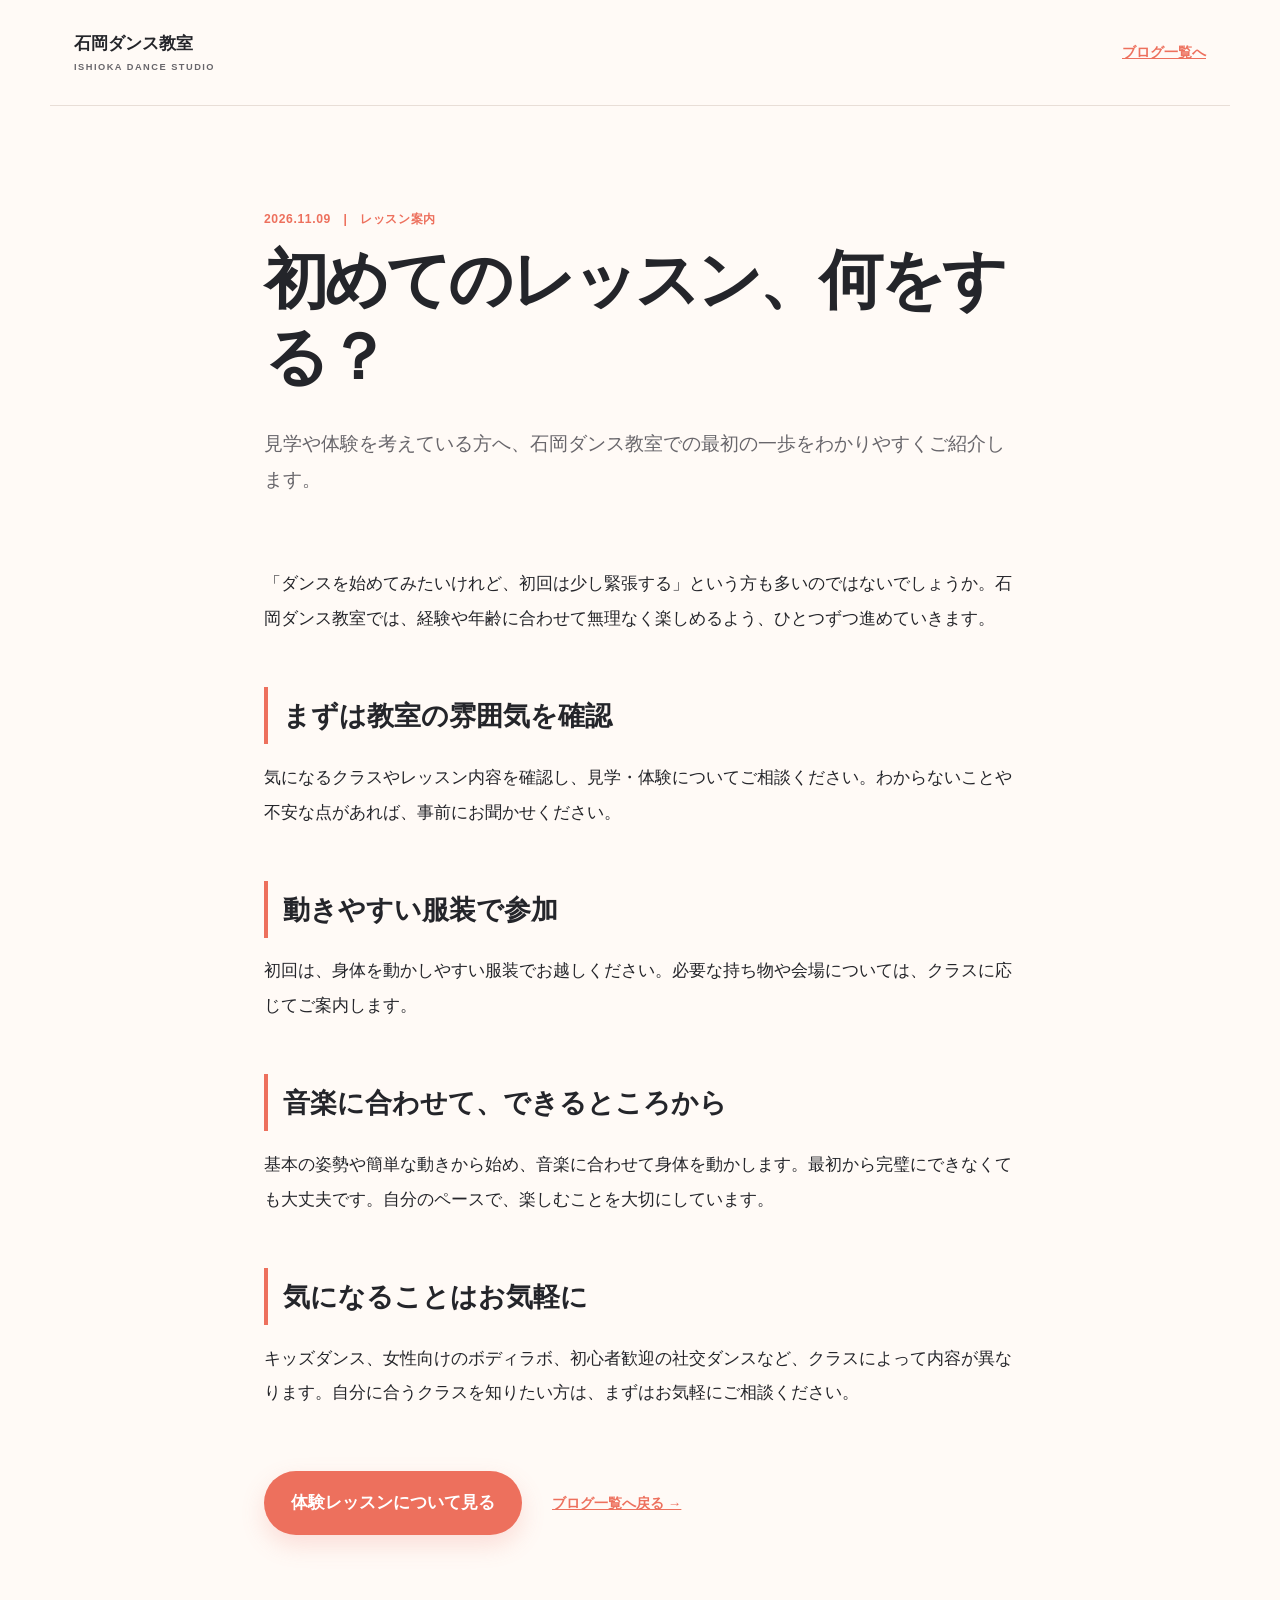
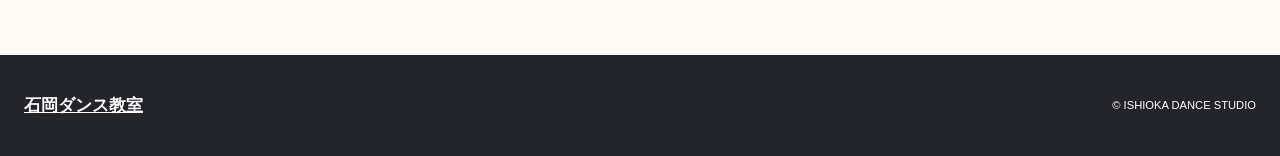
<file: blog/posts/lesson-flow.html>
<!doctype html>
<html lang="ja">
<head>
  <meta charset="utf-8"><meta name="viewport" content="width=device-width,initial-scale=1">
  <meta name="description" content="石岡ダンス教室の初めてのレッスンの流れをご紹介します。見学や体験を検討している方、ダンス初心者の方にもわかりやすくご案内します。">
  <link rel="canonical" href="https://ishioka-dance-website.onrender.com/blog/posts/lesson-flow.html">
  <title>初めてのレッスン、何をする？｜石岡ダンス教室</title>
  <link rel="stylesheet" href="../../styles.css"><link rel="stylesheet" href="../styles.css">
</head>
<body>
  <header class="blog-header"><a class="blog-brand" href="../../">石岡ダンス教室 <span>ISHIOKA DANCE STUDIO</span></a><a class="back-link" href="../">ブログ一覧へ</a></header>
  <main class="article-main"><p class="post-date">2026.11.09　|　レッスン案内</p><h1>初めてのレッスン、何をする？</h1><p class="lead">見学や体験を考えている方へ、石岡ダンス教室での最初の一歩をわかりやすくご紹介します。</p>
    <div class="article-body"><p>「ダンスを始めてみたいけれど、初回は少し緊張する」という方も多いのではないでしょうか。石岡ダンス教室では、経験や年齢に合わせて無理なく楽しめるよう、ひとつずつ進めていきます。</p><h2>まずは教室の雰囲気を確認</h2><p>気になるクラスやレッスン内容を確認し、見学・体験についてご相談ください。わからないことや不安な点があれば、事前にお聞かせください。</p><h2>動きやすい服装で参加</h2><p>初回は、身体を動かしやすい服装でお越しください。必要な持ち物や会場については、クラスに応じてご案内します。</p><h2>音楽に合わせて、できるところから</h2><p>基本の姿勢や簡単な動きから始め、音楽に合わせて身体を動かします。最初から完璧にできなくても大丈夫です。自分のペースで、楽しむことを大切にしています。</p><h2>気になることはお気軽に</h2><p>キッズダンス、女性向けのボディラボ、初心者歓迎の社交ダンスなど、クラスによって内容が異なります。自分に合うクラスを知りたい方は、まずはお気軽にご相談ください。</p></div>
    <div class="article-actions"><a class="button primary" href="../../#contact">体験レッスンについて見る</a><a class="read-link" href="../">ブログ一覧へ戻る →</a></div>
  </main>
  <footer class="blog-footer"><a href="../../">石岡ダンス教室</a><span>© ISHIOKA DANCE STUDIO</span></footer>
</body>
</html>
</file>
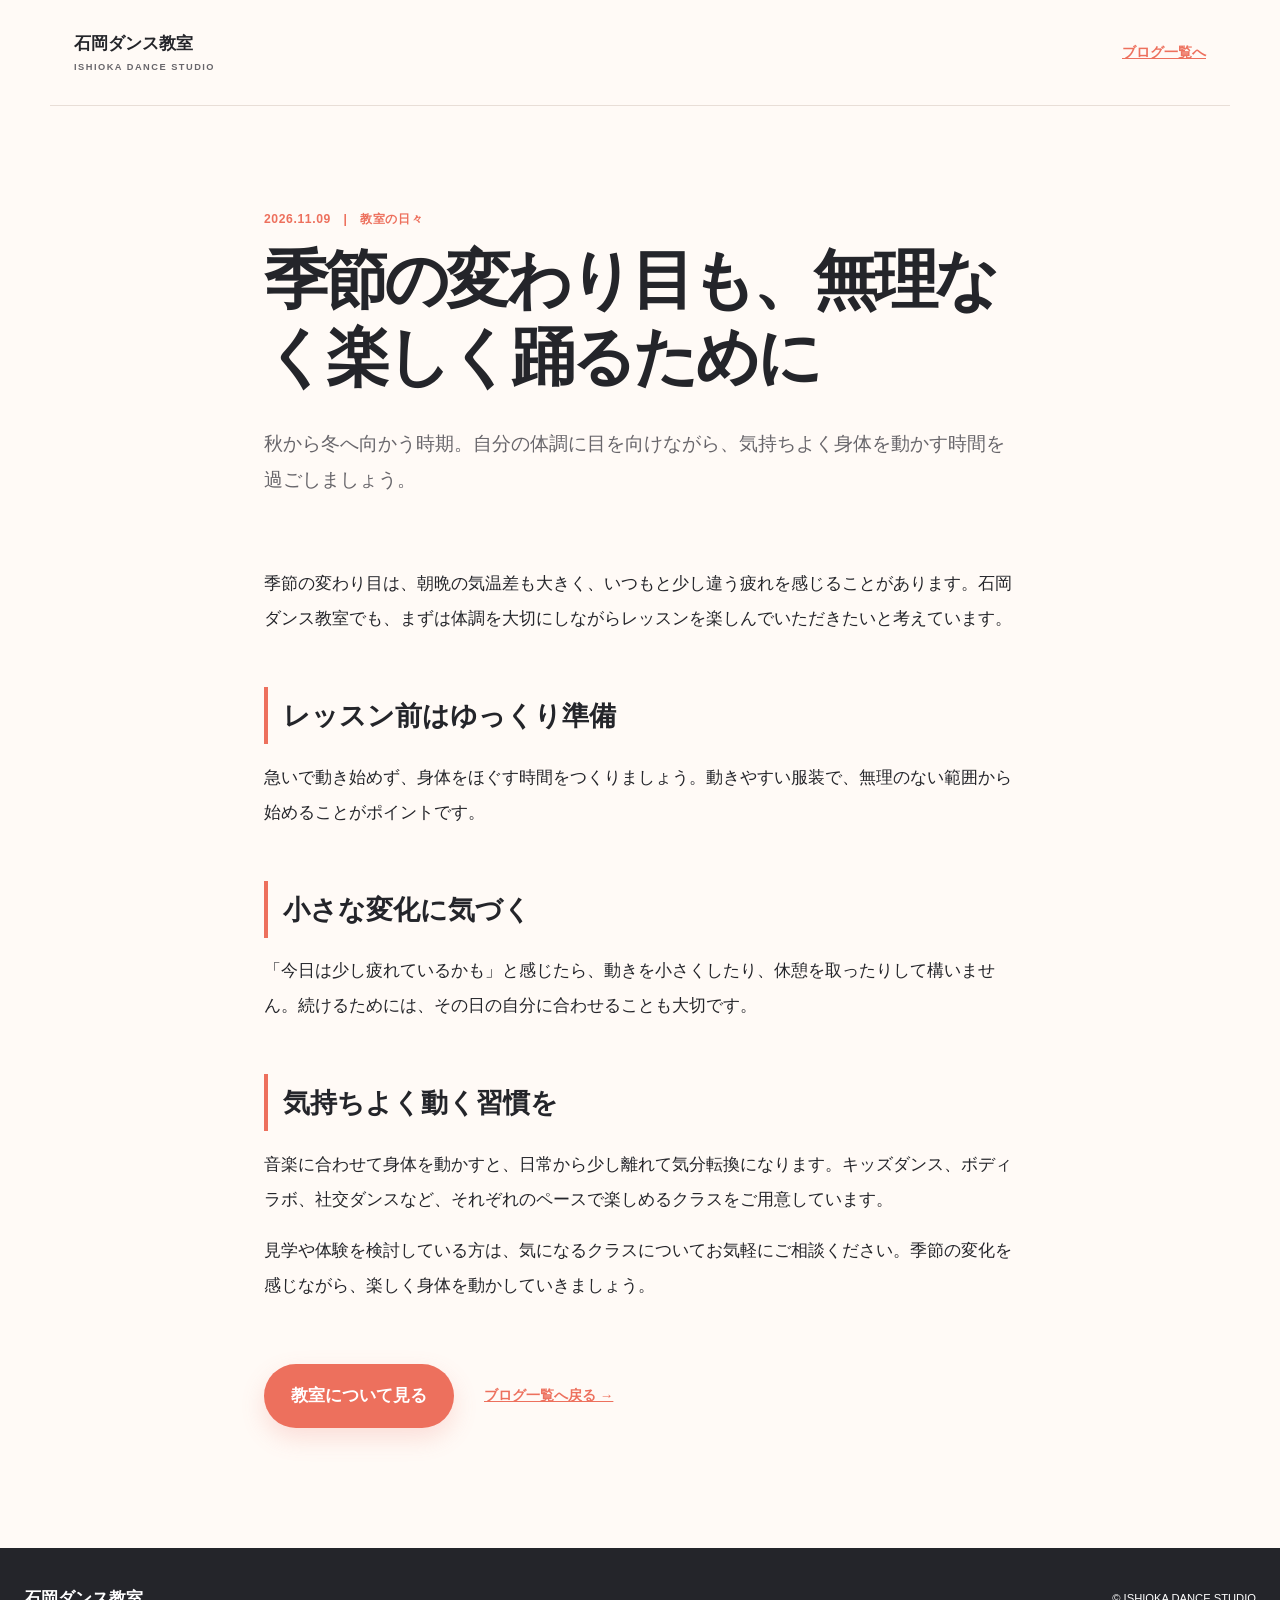
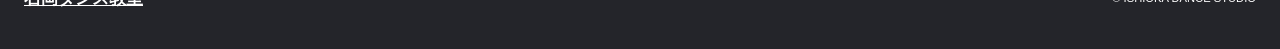
<file: blog/posts/season-change-dance.html>
<!doctype html>
<html lang="ja">
<head>
  <meta charset="utf-8"><meta name="viewport" content="width=device-width,initial-scale=1">
  <meta name="description" content="季節の変わり目に、石岡ダンス教室で大切にしている体調への気づかいをご紹介します。無理なく楽しく身体を動かしましょう。">
  <link rel="canonical" href="https://ishioka-dance-website.onrender.com/blog/posts/season-change-dance.html">
  <title>季節の変わり目も、無理なく楽しく踊るために｜石岡ダンス教室</title>
  <link rel="stylesheet" href="../../styles.css"><link rel="stylesheet" href="../styles.css">
</head>
<body>
  <header class="blog-header"><a class="blog-brand" href="../../">石岡ダンス教室 <span>ISHIOKA DANCE STUDIO</span></a><a class="back-link" href="../">ブログ一覧へ</a></header>
  <main class="article-main"><p class="post-date">2026.11.09　|　教室の日々</p><h1>季節の変わり目も、無理なく楽しく踊るために</h1><p class="lead">秋から冬へ向かう時期。自分の体調に目を向けながら、気持ちよく身体を動かす時間を過ごしましょう。</p>
    <div class="article-body"><p>季節の変わり目は、朝晩の気温差も大きく、いつもと少し違う疲れを感じることがあります。石岡ダンス教室でも、まずは体調を大切にしながらレッスンを楽しんでいただきたいと考えています。</p><h2>レッスン前はゆっくり準備</h2><p>急いで動き始めず、身体をほぐす時間をつくりましょう。動きやすい服装で、無理のない範囲から始めることがポイントです。</p><h2>小さな変化に気づく</h2><p>「今日は少し疲れているかも」と感じたら、動きを小さくしたり、休憩を取ったりして構いません。続けるためには、その日の自分に合わせることも大切です。</p><h2>気持ちよく動く習慣を</h2><p>音楽に合わせて身体を動かすと、日常から少し離れて気分転換になります。キッズダンス、ボディラボ、社交ダンスなど、それぞれのペースで楽しめるクラスをご用意しています。</p><p>見学や体験を検討している方は、気になるクラスについてお気軽にご相談ください。季節の変化を感じながら、楽しく身体を動かしていきましょう。</p></div>
    <div class="article-actions"><a class="button primary" href="../../#contact">教室について見る</a><a class="read-link" href="../">ブログ一覧へ戻る →</a></div>
  </main>
  <footer class="blog-footer"><a href="../../">石岡ダンス教室</a><span>© ISHIOKA DANCE STUDIO</span></footer>
</body>
</html>
</file>
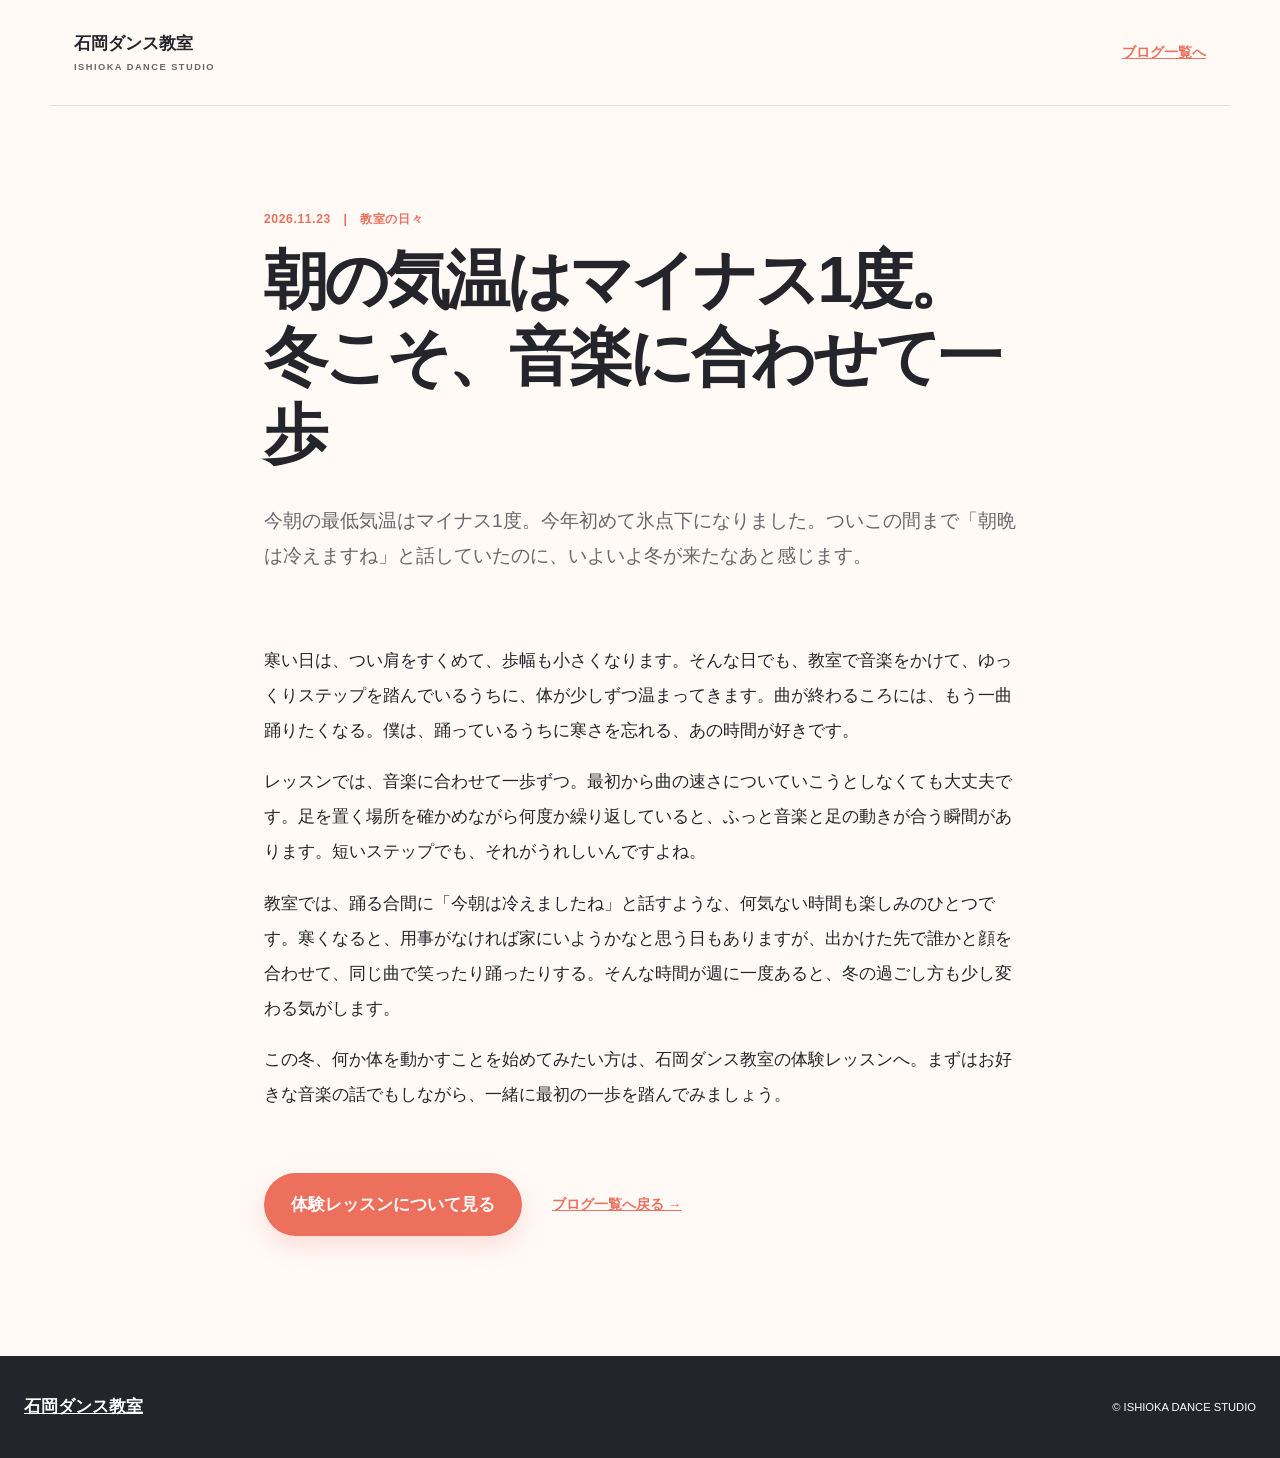
<file: blog/posts/winter-first-step.html>
<!doctype html>
<html lang="ja">
<head>
  <meta charset="utf-8"><meta name="viewport" content="width=device-width,initial-scale=1">
  <meta name="description" content="今年初めて氷点下になった朝。寒い季節に、音楽に合わせて踊る楽しみをお届けします。">
  <link rel="canonical" href="https://ishioka-dance-website.onrender.com/blog/posts/winter-first-step.html">
  <title>朝の気温はマイナス1度。冬こそ、音楽に合わせて一歩｜石岡ダンス教室</title>
  <link rel="stylesheet" href="../../styles.css"><link rel="stylesheet" href="../styles.css">
</head>
<body>
  <header class="blog-header"><a class="blog-brand" href="../../">石岡ダンス教室 <span>ISHIOKA DANCE STUDIO</span></a><a class="back-link" href="../">ブログ一覧へ</a></header>
  <main class="article-main">
    <p class="post-date"><time datetime="2026-11-23">2026.11.23</time>　|　教室の日々</p>
    <h1>朝の気温はマイナス1度。冬こそ、音楽に合わせて一歩</h1>
    <p class="lead">今朝の最低気温はマイナス1度。今年初めて氷点下になりました。ついこの間まで「朝晩は冷えますね」と話していたのに、いよいよ冬が来たなあと感じます。</p>
    <div class="article-body">
      <p>寒い日は、つい肩をすくめて、歩幅も小さくなります。そんな日でも、教室で音楽をかけて、ゆっくりステップを踏んでいるうちに、体が少しずつ温まってきます。曲が終わるころには、もう一曲踊りたくなる。僕は、踊っているうちに寒さを忘れる、あの時間が好きです。</p>
      <p>レッスンでは、音楽に合わせて一歩ずつ。最初から曲の速さについていこうとしなくても大丈夫です。足を置く場所を確かめながら何度か繰り返していると、ふっと音楽と足の動きが合う瞬間があります。短いステップでも、それがうれしいんですよね。</p>
      <p>教室では、踊る合間に「今朝は冷えましたね」と話すような、何気ない時間も楽しみのひとつです。寒くなると、用事がなければ家にいようかなと思う日もありますが、出かけた先で誰かと顔を合わせて、同じ曲で笑ったり踊ったりする。そんな時間が週に一度あると、冬の過ごし方も少し変わる気がします。</p>
      <p>この冬、何か体を動かすことを始めてみたい方は、石岡ダンス教室の体験レッスンへ。まずはお好きな音楽の話でもしながら、一緒に最初の一歩を踏んでみましょう。</p>
    </div>
    <div class="article-actions"><a class="button primary" href="../../#contact">体験レッスンについて見る</a><a class="read-link" href="../">ブログ一覧へ戻る →</a></div>
  </main>
  <footer class="blog-footer"><a href="../../">石岡ダンス教室</a><span>© ISHIOKA DANCE STUDIO</span></footer>
</body>
</html>
</file>
<file: styles.css>
:root{--ink:#24252a;--muted:#68666b;--paper:#fffaf6;--white:#fff;--coral:#ed705d;--rose:#e9a5ad;--yellow:#f1c766;--green:#778f7b;--navy:#29344b;--line:#e8ded7;--sans:"Noto Sans JP",sans-serif;--serif:"DM Serif Display",serif}*{box-sizing:border-box}html{scroll-behavior:smooth}body{margin:0;color:var(--ink);background:var(--paper);font-family:var(--sans);line-height:1.8}a{color:inherit}.skip-link{position:fixed;left:1rem;top:-5rem;z-index:999;background:#fff;padding:.6rem 1rem}.skip-link:focus{top:1rem}.site-header{height:82px;padding:0 clamp(20px,5vw,72px);display:flex;align-items:center;gap:34px;position:sticky;top:0;z-index:100;background:rgba(255,250,246,.93);backdrop-filter:blur(12px);border-bottom:1px solid rgba(232,222,215,.7)}.brand{display:flex;align-items:center;gap:11px;text-decoration:none;margin-right:auto}.brand-mark{width:41px;height:41px;border-radius:50% 48% 52% 43%;display:grid;place-items:center;background:var(--coral);color:#fff;font:1.4rem var(--serif);transform:rotate(-7deg)}.brand strong{display:block;font-size:1rem}.brand small{display:block;font-size:.57rem;letter-spacing:.16em;color:var(--muted)}nav{display:flex;gap:28px}nav a{font-size:.82rem;font-weight:600;text-decoration:none}.header-cta,.button{display:inline-flex;justify-content:center;align-items:center;border-radius:999px;text-decoration:none;font-weight:700}.header-cta{padding:10px 21px;background:var(--ink);color:#fff;font-size:.8rem}.menu-button{display:none;border:0;background:none;font-size:1.4rem}.hero{min-height:calc(100vh - 82px);display:grid;grid-template-columns:1.02fr .98fr;overflow:hidden}.hero-copy{padding:clamp(70px,10vw,145px) clamp(24px,7vw,110px);display:flex;flex-direction:column;justify-content:center}.eyebrow{font-size:.7rem;letter-spacing:.22em;font-weight:800;color:var(--coral);margin:0 0 16px}.hero h1{font-size:clamp(3.2rem,6vw,6.8rem);line-height:1.08;letter-spacing:-.06em;margin:0;font-weight:800}.hero h1 em{font-family:var(--serif);font-weight:400;color:var(--coral)}.hero-lead{font-size:clamp(1rem,1.35vw,1.23rem);margin:32px 0;color:#4e4d52}.hero-actions{display:flex;align-items:center;gap:28px}.button{padding:16px 27px}.primary{background:var(--coral);color:#fff;box-shadow:0 10px 25px rgba(237,112,93,.2)}.text-link{font-weight:700;text-underline-offset:5px}.text-link span{color:var(--coral)}.trust-list{list-style:none;display:flex;padding:0;margin:34px 0 0;gap:12px;flex-wrap:wrap}.trust-list li{border:1px solid var(--line);border-radius:999px;padding:5px 12px;font-size:.73rem}.hero-visual{position:relative;background:var(--rose);min-height:580px;overflow:hidden;display:flex;align-items:center;justify-content:center}.orb{position:absolute;border-radius:50%}.orb-one{width:73%;aspect-ratio:1;background:#f7d8ca;right:-12%;top:-8%}.orb-two{width:62%;aspect-ratio:1;background:var(--yellow);left:-20%;bottom:-18%}.dance-line{width:55%;height:62%;position:relative;transform:rotate(-6deg)}.dance-line span{position:absolute;background:var(--navy);border-radius:999px;transform-origin:50% 100%}.dance-line span:nth-child(1){width:22px;height:73%;left:48%;top:11%;transform:rotate(11deg)}.dance-line span:nth-child(1):before{content:"";position:absolute;width:74px;height:74px;border-radius:50%;background:var(--navy);top:-54px;left:-26px}.dance-line span:nth-child(2){width:18px;height:65%;left:45%;top:19%;transform:rotate(50deg)}.dance-line span:nth-child(3){width:18px;height:70%;left:51%;top:17%;transform:rotate(-53deg)}.hero-card{position:absolute;right:8%;bottom:10%;background:rgba(255,255,255,.91);padding:24px 28px;box-shadow:0 20px 50px rgba(41,52,75,.14)}.hero-card span{font-size:.66rem;letter-spacing:.14em}.hero-card strong{display:block;font:1.65rem/1.3 var(--serif);color:var(--navy)}.location-tag{position:absolute;left:6%;top:5%;font-size:.65rem;letter-spacing:.22em}.section-wrap{max-width:1180px;margin:auto;padding:clamp(80px,10vw,140px) 24px}.section-heading{max-width:680px;margin-bottom:48px}.section-heading h2,.first h2,.teacher h2,.access h2,.contact h2{font-size:clamp(2rem,4vw,4rem);letter-spacing:-.05em;line-height:1.25;margin:0 0 15px}.section-heading>p:last-child{color:var(--muted)}.audience-grid{display:grid;grid-template-columns:repeat(3,1fr);gap:18px}.audience-card{min-height:380px;padding:32px;display:flex;flex-direction:column;text-decoration:none;position:relative;overflow:hidden;transition:transform .25s}.audience-card:hover{transform:translateY(-7px)}.audience-card:after{content:"";position:absolute;width:190px;height:190px;border:34px solid rgba(255,255,255,.32);border-radius:50%;right:-83px;bottom:-83px}.audience-card.kids{background:#f5c76d}.audience-card.body{background:#d8a9b2}.audience-card.social{background:#889c89}.card-number{font:2.2rem var(--serif);opacity:.6}.audience-card p{margin-top:auto;font-size:.76rem;font-weight:700}.audience-card h3{font-size:clamp(1.3rem,2.1vw,1.8rem);line-height:1.5;margin:6px 0 26px}.card-link{font-size:.8rem;font-weight:700}.classes{background:var(--navy);color:#fff}.section-heading.light .eyebrow{color:var(--yellow)}.section-heading.light>p:last-child{color:#c5cbd7}.class-list{display:grid;gap:14px}.class-card{display:grid;grid-template-columns:72px 1.2fr 1.8fr .7fr;gap:28px;align-items:center;padding:27px 30px;border:1px solid #46516a;background:#313d55}.class-card .number{font:2rem var(--serif);color:var(--yellow)}.class-card .category{font-size:.68rem;letter-spacing:.12em;color:#c2cad8}.class-card h3{font-size:1.25rem;margin:0}.class-card p{margin:0;color:#d9dce4;font-size:.9rem}.class-card .price{font-weight:700;color:#fff;text-align:right}.data-status{font-size:.7rem;color:#aeb7c9;text-align:right}.first{display:grid;grid-template-columns:1.6fr .7fr;gap:22px}.first-panel{background:#fff;padding:clamp(30px,6vw,70px);display:grid;grid-template-columns:1fr 1.1fr;gap:48px}.steps article{display:flex;gap:18px;padding:22px 0;border-bottom:1px solid var(--line)}.steps article>span{flex:0 0 34px;height:34px;border-radius:50%;display:grid;place-items:center;background:var(--yellow);font:1rem var(--serif)}.steps h3,.steps p{margin:0}.steps h3{font-size:1rem}.steps p{font-size:.82rem;color:var(--muted)}.reassurance{background:var(--coral);color:#fff;padding:52px 38px;display:flex;flex-direction:column;justify-content:end}.reassurance p{border-bottom:1px solid rgba(255,255,255,.35);padding-bottom:9px;margin:7px 0}.reassurance strong{font:2.3rem var(--serif);margin-top:25px}.teacher{display:grid;grid-template-columns:.9fr 1.1fr;gap:clamp(40px,8vw,110px);align-items:center}.teacher-portrait{aspect-ratio:4/5;background:#f0c7bd;position:relative;display:grid;place-items:center;overflow:hidden}.teacher-portrait span{font:clamp(8rem,22vw,18rem) var(--serif);color:rgba(41,52,75,.85);transform:rotate(-8deg)}.teacher-portrait p{position:absolute;bottom:15px;left:20px;font-size:.65rem;letter-spacing:.2em}.teacher-role{color:var(--coral);font-weight:700}.teacher-copy>p:not(.eyebrow,.teacher-role){color:var(--muted)}.teacher-video{margin:28px 0 24px}.teacher-video-frame{aspect-ratio:16/9;overflow:hidden;background:var(--navy);box-shadow:0 16px 34px rgba(41,52,75,.14)}.teacher-video-frame iframe{width:100%;height:100%;border:0}.teacher-video-caption{margin:10px 0 0;color:var(--muted);font-size:.78rem;font-weight:700}details{border-top:1px solid var(--line);padding:17px 0}summary{cursor:pointer;font-weight:700}.faq-list details{font-size:1rem}.faq-list p{color:var(--muted)}.access{background:#f1e7df}.access-grid{display:grid;grid-template-columns:1fr 1fr;gap:60px;align-items:center}.map-art{height:390px;background:#ded4ca;position:relative;overflow:hidden}.road{position:absolute;background:#f8f4ef}.road.a{width:140%;height:44px;top:43%;left:-20%;transform:rotate(-14deg)}.road.b{height:140%;width:38px;top:-20%;left:38%;transform:rotate(8deg)}.road.c{height:140%;width:25px;top:-20%;right:20%;transform:rotate(-25deg)}.pin{position:absolute;z-index:2;width:74px;height:74px;border-radius:50% 50% 50% 0;transform:rotate(-45deg);background:var(--coral);color:#fff;display:grid;place-items:center;font:2rem var(--serif);left:52%;top:38%}.contact{padding:110px 24px;background:var(--yellow);text-align:center}.contact-inner{max-width:760px;margin:auto}.contact .eyebrow{color:var(--navy)}.contact-actions{display:flex;flex-direction:column;align-items:center;gap:10px}.disabled{opacity:.72;cursor:not-allowed}.contact small{font-size:.7rem;color:#665b42}footer{display:flex;align-items:center;padding:40px clamp(24px,6vw,80px);background:var(--ink);color:#fff}footer p{font-size:.65rem;letter-spacing:.1em;margin-left:auto}.reveal{opacity:0;transform:translateY(20px);transition:.7s ease}.reveal.visible{opacity:1;transform:none}@media(max-width:850px){.site-header{height:70px}.site-header nav,.header-cta{display:none}.menu-button{display:block}.site-header.open nav{display:flex;position:absolute;top:70px;left:0;right:0;background:var(--paper);padding:22px;flex-direction:column;border-bottom:1px solid var(--line)}.hero{grid-template-columns:1fr}.hero-copy{padding-top:80px}.hero-visual{min-height:480px}.audience-grid{grid-template-columns:1fr}.audience-card{min-height:300px}.class-card{grid-template-columns:45px 1fr}.class-card .description{grid-column:2}.class-card .price{text-align:left;grid-column:2}.first,.first-panel,.teacher,.access-grid{grid-template-columns:1fr}.teacher-portrait{max-height:520px}.first{gap:0}.first-panel{gap:22px}.reassurance{min-height:360px}}@media(max-width:520px){.brand strong{font-size:.84rem}.hero h1{font-size:3rem}.hero-lead br{display:none}.hero-actions{align-items:flex-start;flex-direction:column}.class-card{padding:24px 18px}.trust-list{gap:6px}.section-wrap{padding-left:18px;padding-right:18px}.contact{padding-left:18px;padding-right:18px}footer{align-items:flex-start;gap:30px;flex-direction:column}footer p{margin:0}}@media(prefers-reduced-motion:reduce){html{scroll-behavior:auto}.reveal{opacity:1;transform:none;transition:none}}
/* Lesson schedule */
.schedule{background:var(--paper)}
.calendar-frame{border:1px solid var(--line);background:#fff;box-shadow:0 18px 45px rgba(41,52,75,.08);padding:12px;overflow:hidden}
.calendar-frame iframe{display:block;width:100%;height:720px;border:0}
@media(max-width:520px){.calendar-frame{padding:6px}.calendar-frame iframe{height:620px}}
/* Floor photo hero */
.hero-photo{background:#caa996;isolation:isolate}.hero-photo>img{position:absolute;inset:0;width:100%;height:100%;object-fit:cover;object-position:center center}.hero-photo-shade{position:absolute;inset:0;background:linear-gradient(180deg,rgba(20,25,35,.08),rgba(20,25,35,.38));z-index:1}.hero-photo .hero-card,.hero-photo .location-tag{z-index:2}.hero-photo .hero-card{color:var(--ink)}
@media(max-width:850px){.hero-photo{min-height:480px}.hero-photo>img{object-position:center center}}
/* アフターワーク45の入口カード */
.audience-card.evening{background:#d99a86}
.external-programs{padding-top:80px}.external-grid{display:grid;grid-template-columns:repeat(2,1fr);gap:18px}.external-card{background:#fff;border:1px solid var(--line);padding:30px}.external-label{color:var(--coral);font-size:.68rem;font-weight:800;letter-spacing:.16em}.external-card h3{font-size:1.35rem;margin:16px 0 8px}.external-card p{color:var(--muted);margin:0}.secondary-button{margin-top:28px;border:1px solid var(--ink);gap:10px}.rental-hero{padding:clamp(90px,13vw,170px) max(24px,calc((100% - 1180px)/2));background:#f1e7df}.rental-hero h1{font-size:clamp(3rem,7vw,6.8rem);line-height:1.08;letter-spacing:-.06em;margin:0 0 28px}.rental-hero h1 em{font-family:var(--serif);font-weight:400;color:var(--coral)}.rental-hero>p:last-child{max-width:650px;font-size:1.1rem;color:var(--muted)}.rental-content{padding-bottom:100px}.rental-details{background:var(--navy);color:#fff}.detail-list{display:grid;grid-template-columns:repeat(2,1fr);gap:12px}.detail-list div{display:flex;justify-content:space-between;gap:20px;padding:20px 22px;border:1px solid #46516a;background:#313d55}.detail-list span{color:var(--yellow);font-weight:700}.rental-note{max-width:820px}.rental-note h2{font-size:clamp(2rem,4vw,3.6rem);line-height:1.25;margin:0 0 16px}.rental-note p:not(.eyebrow){color:var(--muted);margin-bottom:30px}@media(max-width:520px){.external-grid,.detail-list{grid-template-columns:1fr}.rental-hero{padding-left:18px;padding-right:18px}}.social-placeholder{font-size:.88rem!important;margin-top:18px!important;padding-top:14px;border-top:1px solid var(--line)}
body{font-size:17px;line-height:1.85}a:focus-visible,button:focus-visible{outline:3px solid var(--navy);outline-offset:4px}
.qr-grid{display:flex;gap:20px;flex-wrap:wrap;margin-top:22px}.qr-grid figure{margin:0;text-align:center;font-weight:700;font-size:.85rem}.qr-photo{width:180px;height:180px;overflow:hidden;background:#fff;border:1px solid var(--line);position:relative}.qr-photo img{position:absolute;width:900px;max-width:none;height:auto}.qr-instagram img{left:-300px;top:-230px}.qr-line img{left:-550px;top:-470px}.qr-grid figcaption{margin-top:8px}
</file>
<file: blog/styles.css>
.blog-header{max-width:1180px;margin:auto;padding:28px 24px;display:flex;justify-content:space-between;align-items:center;border-bottom:1px solid var(--line)}.blog-brand{font-weight:800;text-decoration:none}.blog-brand span{display:block;color:var(--muted);font-size:.58rem;letter-spacing:.16em}.back-link,.read-link{font-weight:700;font-size:.85rem;color:var(--coral)}.blog-main{max-width:900px;margin:auto;padding:90px 24px 120px}.blog-main h1,.article-main h1{font-size:clamp(2.4rem,6vw,5rem);line-height:1.2;letter-spacing:-.06em;margin:0 0 20px}.intro{color:var(--muted);font-size:1.05rem;margin-bottom:60px}.post-list{display:grid;gap:18px}.post-card{background:#fff;padding:35px 38px;border-left:5px solid var(--coral);box-shadow:0 12px 30px rgba(41,52,75,.06)}.post-date{color:var(--coral);font-size:.76rem;font-weight:700;letter-spacing:.05em}.post-card h2{font-size:clamp(1.4rem,3vw,2rem);margin:10px 0}.post-card h2 a{color:inherit;text-decoration:none}.post-card p{color:var(--muted)}.blog-cta{margin-top:90px;padding:55px 40px;background:var(--yellow)}.blog-cta h2{font-size:clamp(1.7rem,4vw,3rem);line-height:1.4;margin:0 0 28px}.blog-footer{background:var(--ink);color:#fff;padding:35px 24px;display:flex;justify-content:space-between}.blog-footer a{font-weight:700}.blog-footer span{font-size:.7rem}.article-main{max-width:800px;margin:auto;padding:90px 24px 120px}.article-main h1{font-size:clamp(2.2rem,5vw,4.4rem)}.lead{font-size:1.2rem;color:var(--muted);margin:30px 0 70px}.article-body{font-size:1.04rem;line-height:2.1}.article-body h2{font-size:1.7rem;margin:50px 0 10px;padding-left:15px;border-left:4px solid var(--coral)}.article-actions{display:flex;align-items:center;gap:30px;margin-top:60px;flex-wrap:wrap}@media(max-width:600px){.blog-header{align-items:flex-start;gap:20px}.back-link{font-size:.72rem}.post-card{padding:26px 22px}.blog-cta{padding:35px 25px}.blog-footer{flex-direction:column;gap:12px}}
</file>
